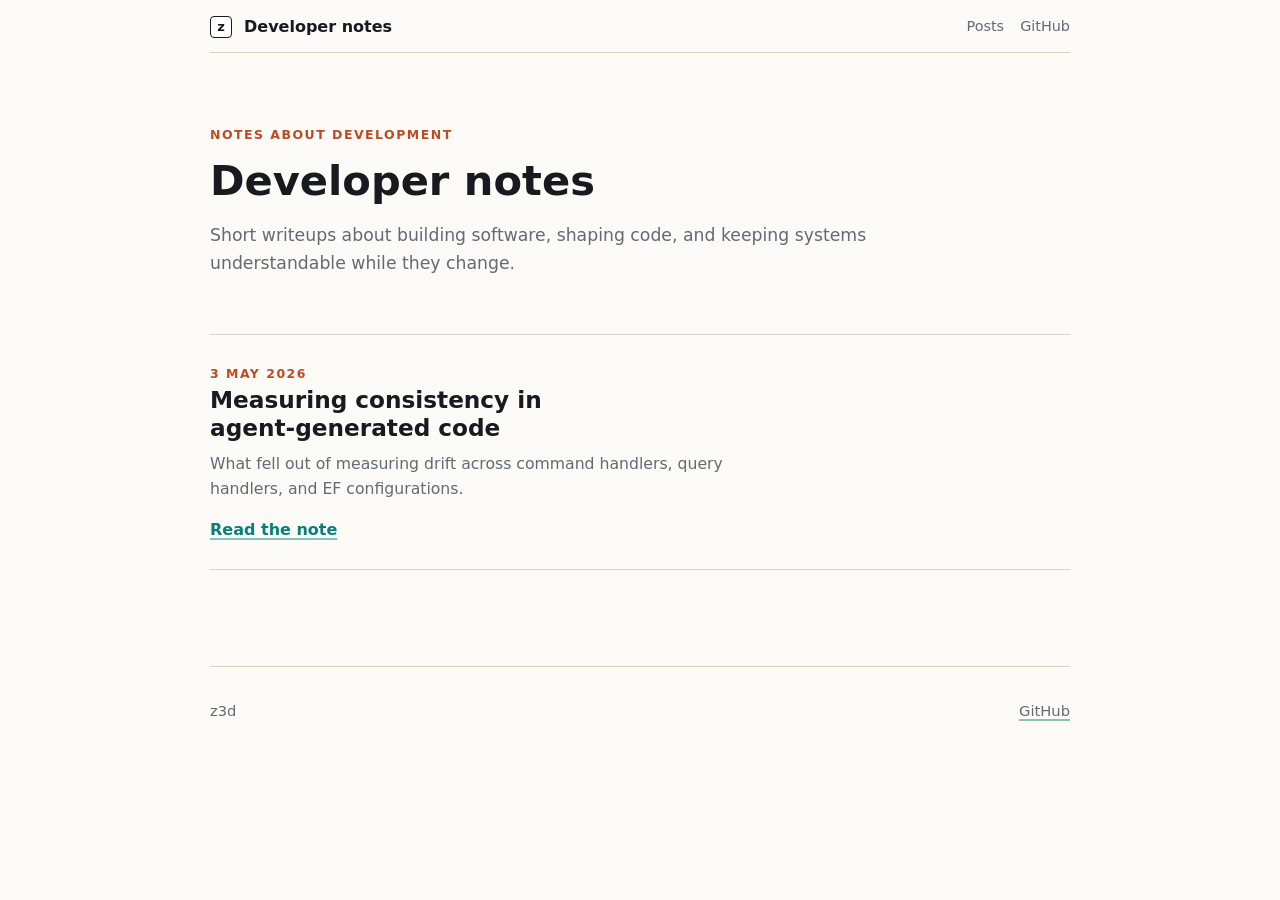
<file: site/index.html>
<!doctype html>
<html lang="en-AU">
<head>
  <meta charset="utf-8">
  <meta name="viewport" content="width=device-width, initial-scale=1">
  <title>Developer notes</title>
  <meta name="description" content="Developer notes by z3d.">
  <meta name="author" content="z3d">
  <link rel="canonical" href="https://z3d.github.io/blog/">
  <link rel="stylesheet" href="styles.css">
  <script data-goatcounter="https://z3d.goatcounter.com/count" async src="https://gc.zgo.at/count.js"></script>
</head>
<body>
  <header class="site-header">
    <a class="brand" href="./" aria-label="Developer notes home">
      <span class="brand-mark" aria-hidden="true">z</span>
      <span>Developer notes</span>
    </a>
    <nav class="site-nav" aria-label="Primary">
      <a href="./" aria-current="page">Posts</a>
      <a href="https://github.com/z3d">GitHub</a>
    </nav>
  </header>

  <main class="home-shell">
    <section class="home-intro">
      <p class="eyebrow">Notes about development</p>
      <h1>Developer notes</h1>
      <p>
        Short writeups about building software, shaping code, and keeping systems understandable while they change.
      </p>
    </section>

    <section class="post-list" aria-labelledby="latest-title">
      <article class="post-list-item">
        <time class="post-meta" datetime="2026-05-03">3 May 2026</time>
        <h2 id="latest-title">
          <a href="consistency-checks/">Measuring consistency in agent-generated code</a>
        </h2>
        <p>
          What fell out of measuring drift across command handlers, query handlers, and EF configurations.
        </p>
        <a class="read-link" href="consistency-checks/">Read the note</a>
      </article>
    </section>
  </main>

  <footer class="site-footer">
    <span>z3d</span>
    <a href="https://github.com/z3d">GitHub</a>
  </footer>
</body>
</html>
</file>
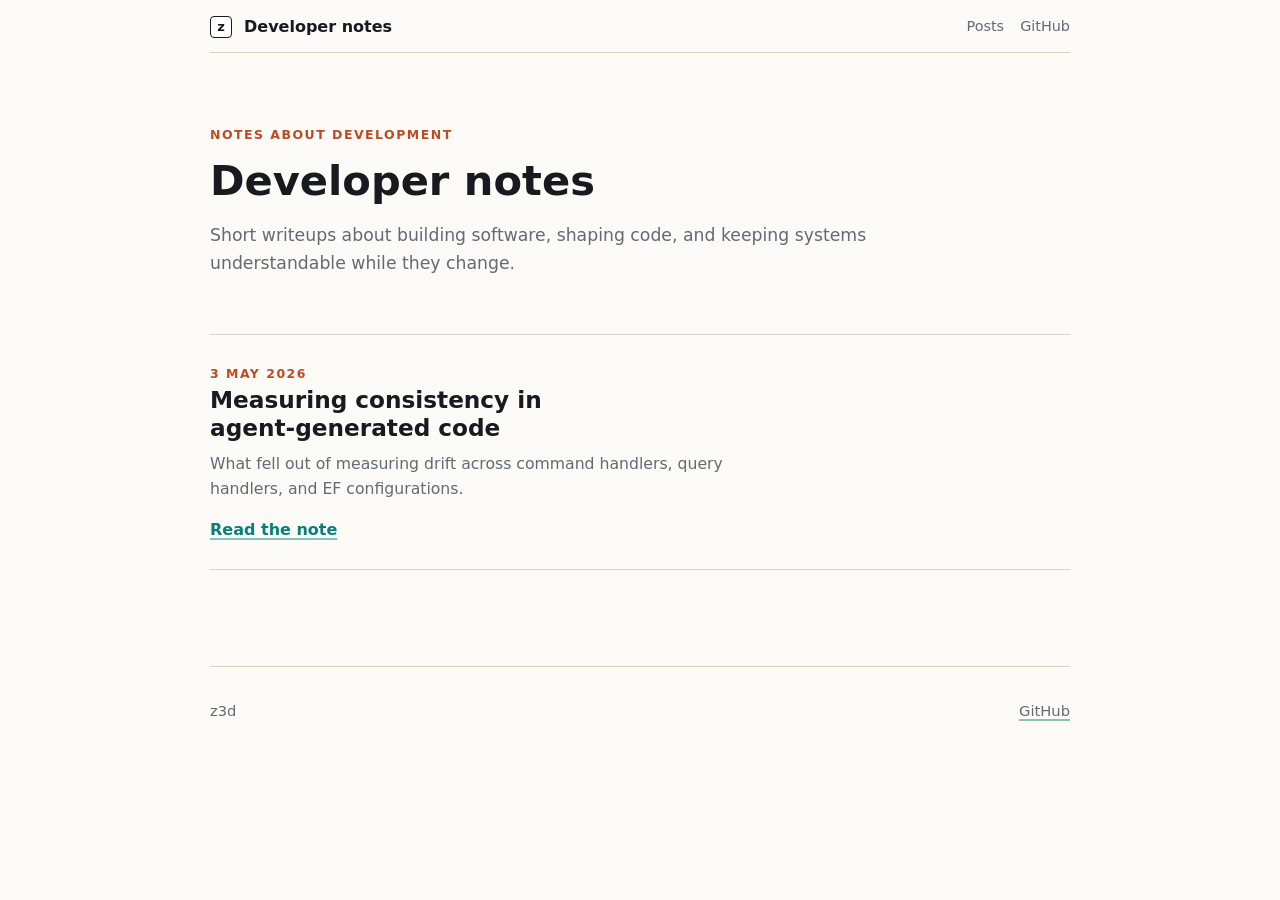
<file: site/blog/index.html>
<!doctype html>
<html lang="en-AU">
<head>
  <meta charset="utf-8">
  <meta name="viewport" content="width=device-width, initial-scale=1">
  <title>Redirecting to Developer notes</title>
  <meta name="robots" content="noindex">
  <meta http-equiv="refresh" content="0; url=../">
  <link rel="canonical" href="https://z3d.github.io/blog/">
  <link rel="stylesheet" href="../styles.css">
  <script>
    window.location.replace("../");
  </script>
</head>
<body>
  <main class="redirect-page">
    <h1>Redirecting</h1>
    <p><a href="../">Continue to Developer notes</a></p>
  </main>
</body>
</html>
</file>
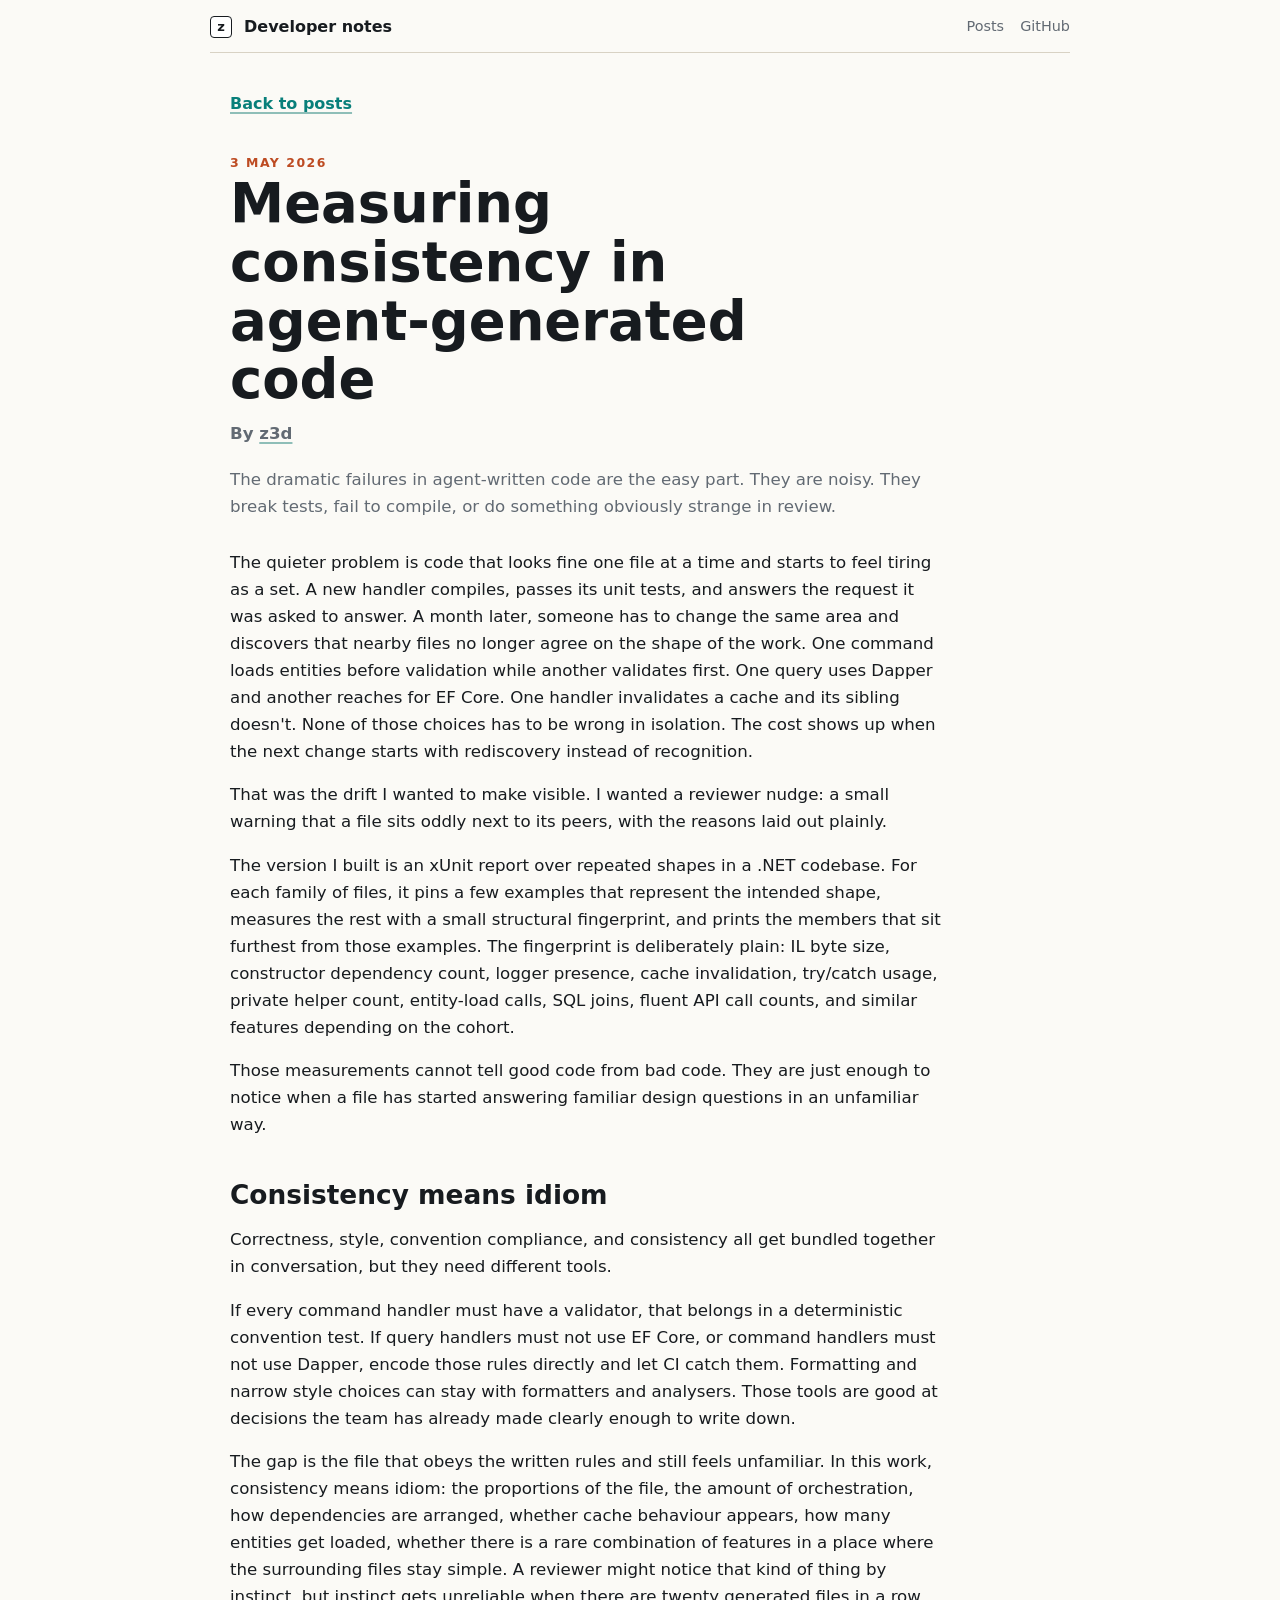
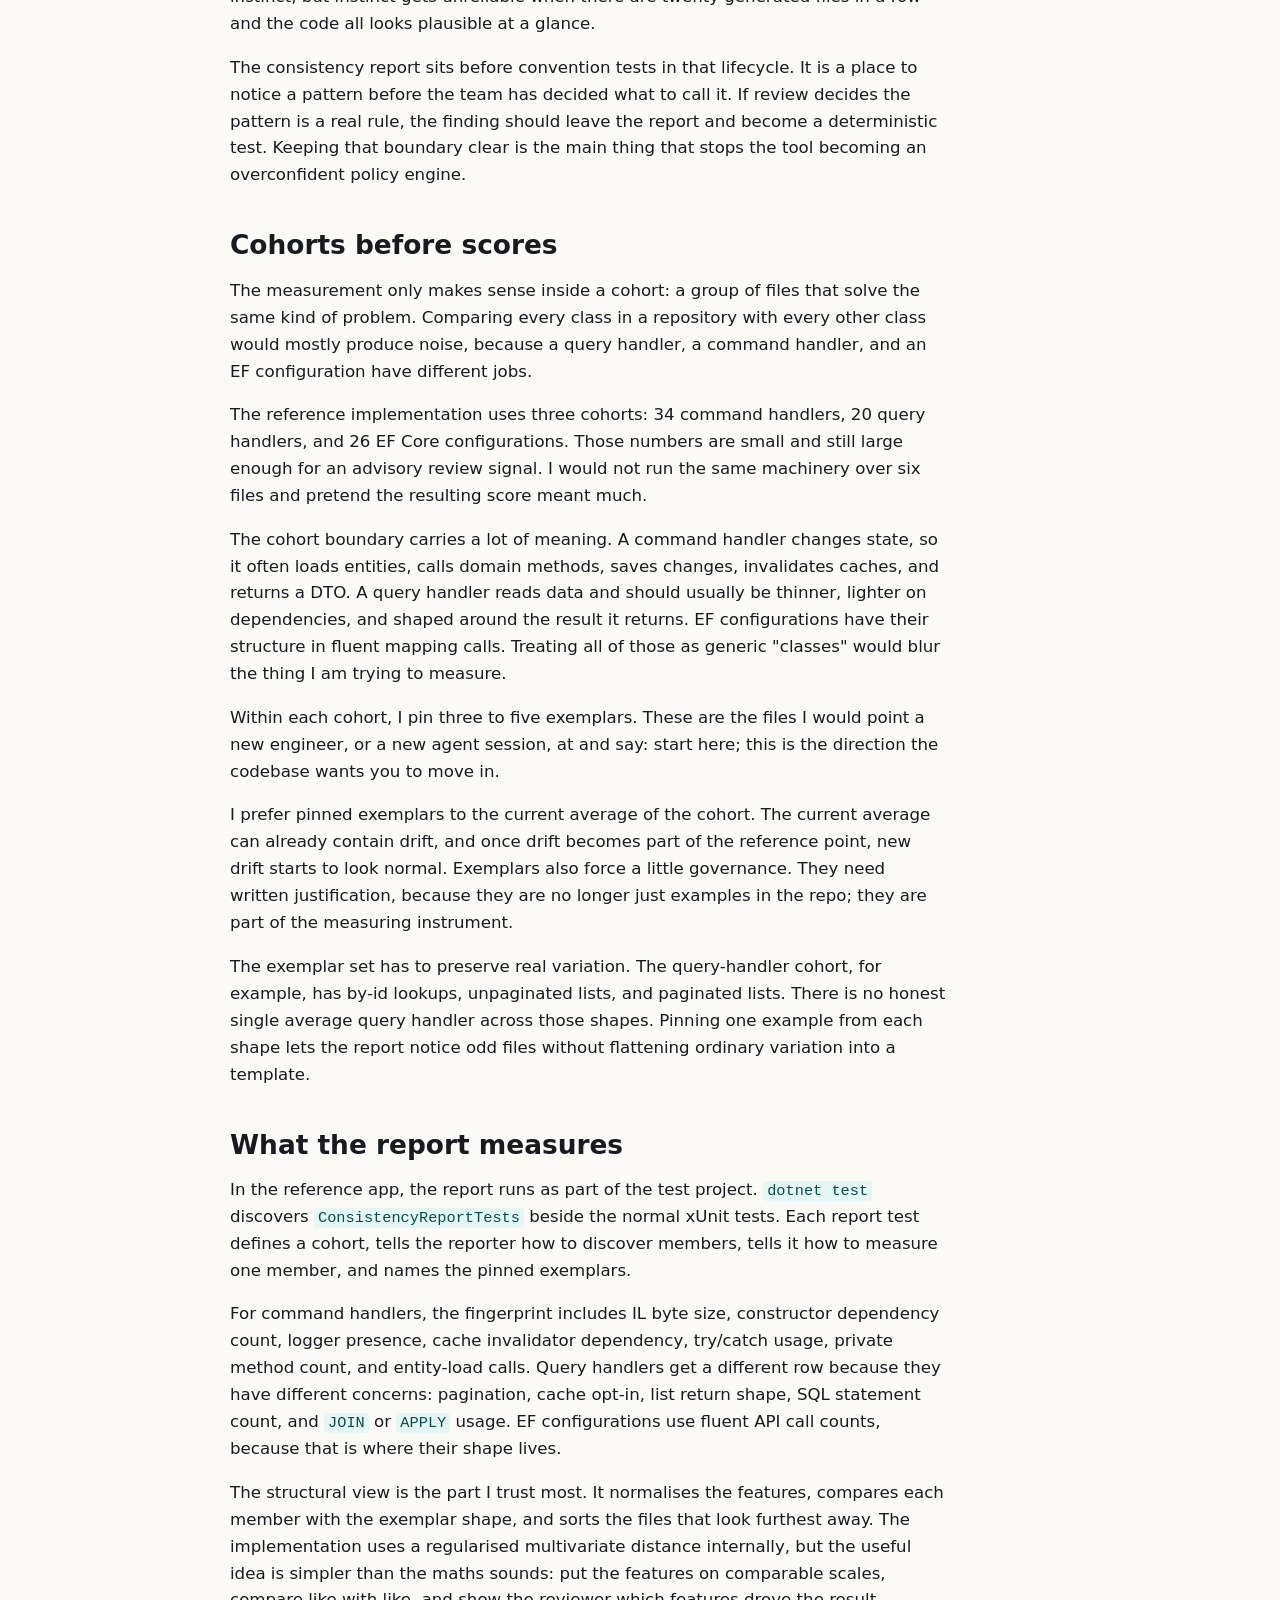
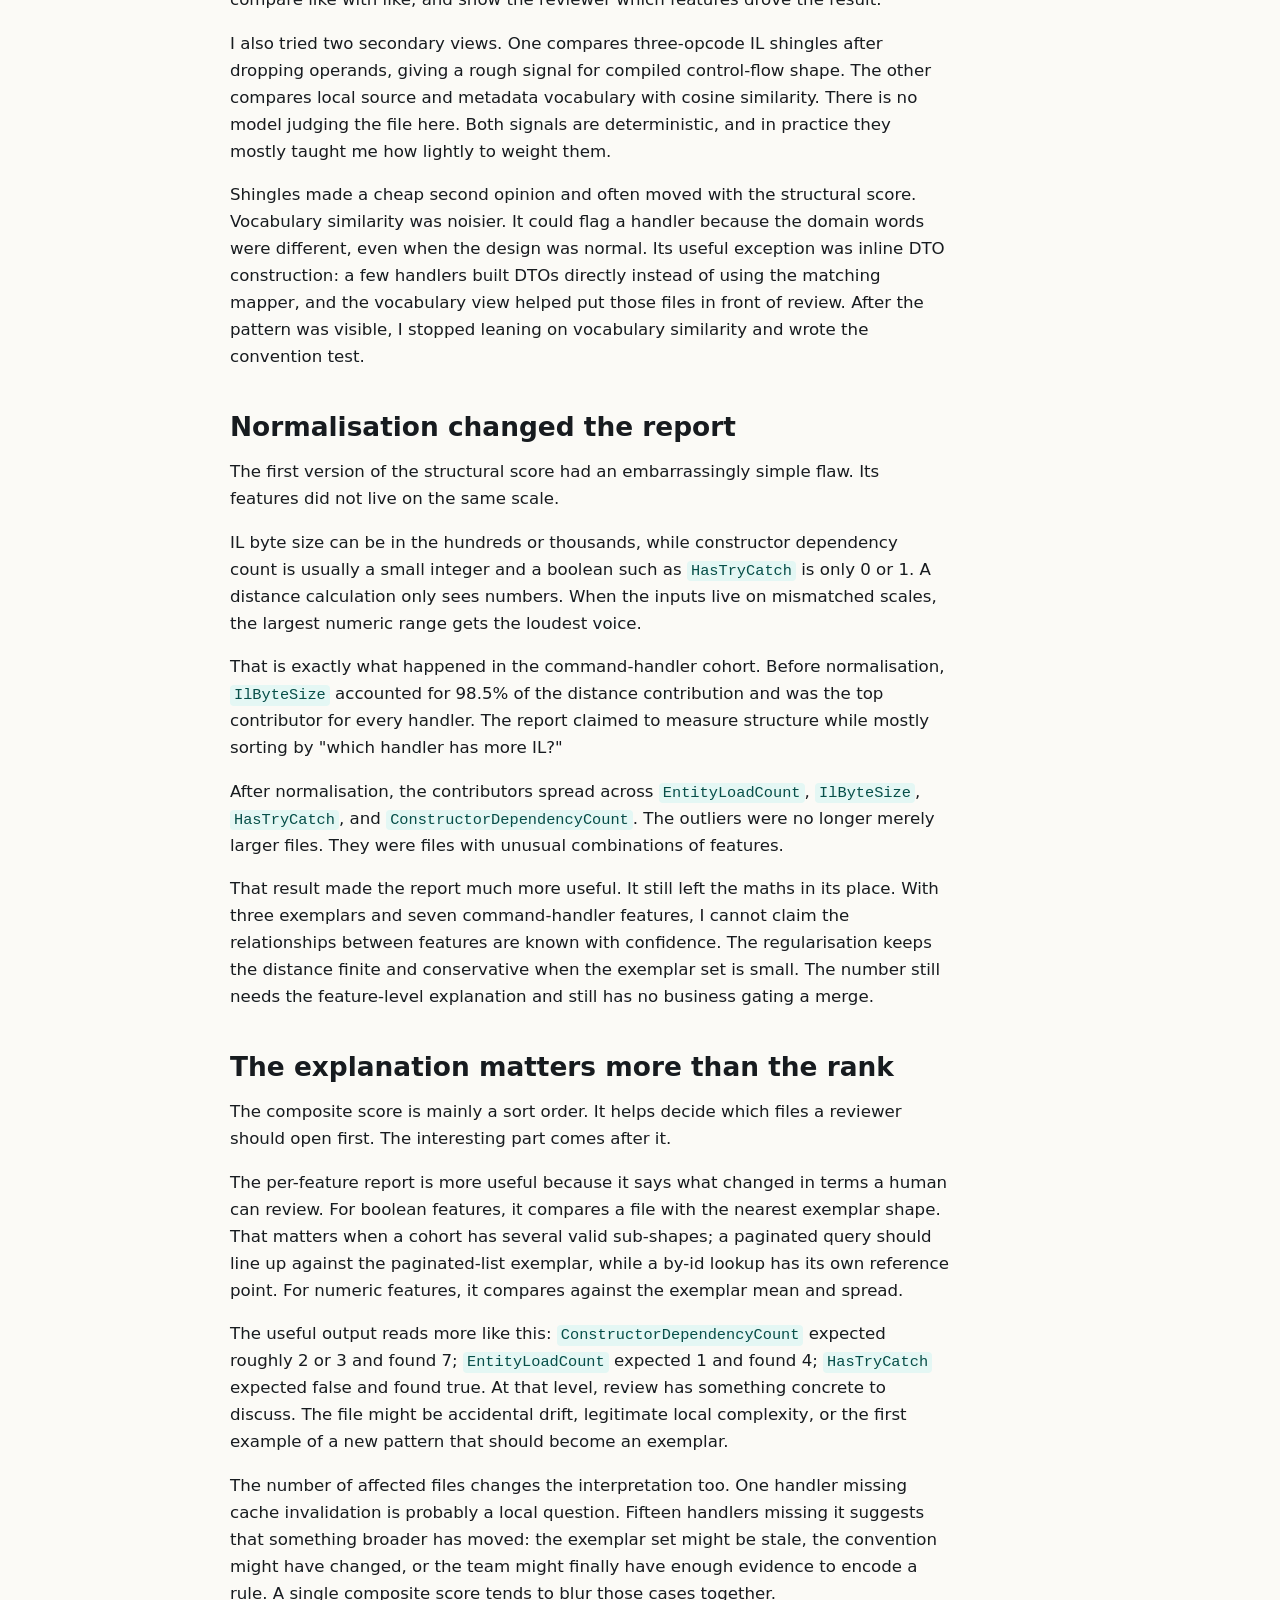
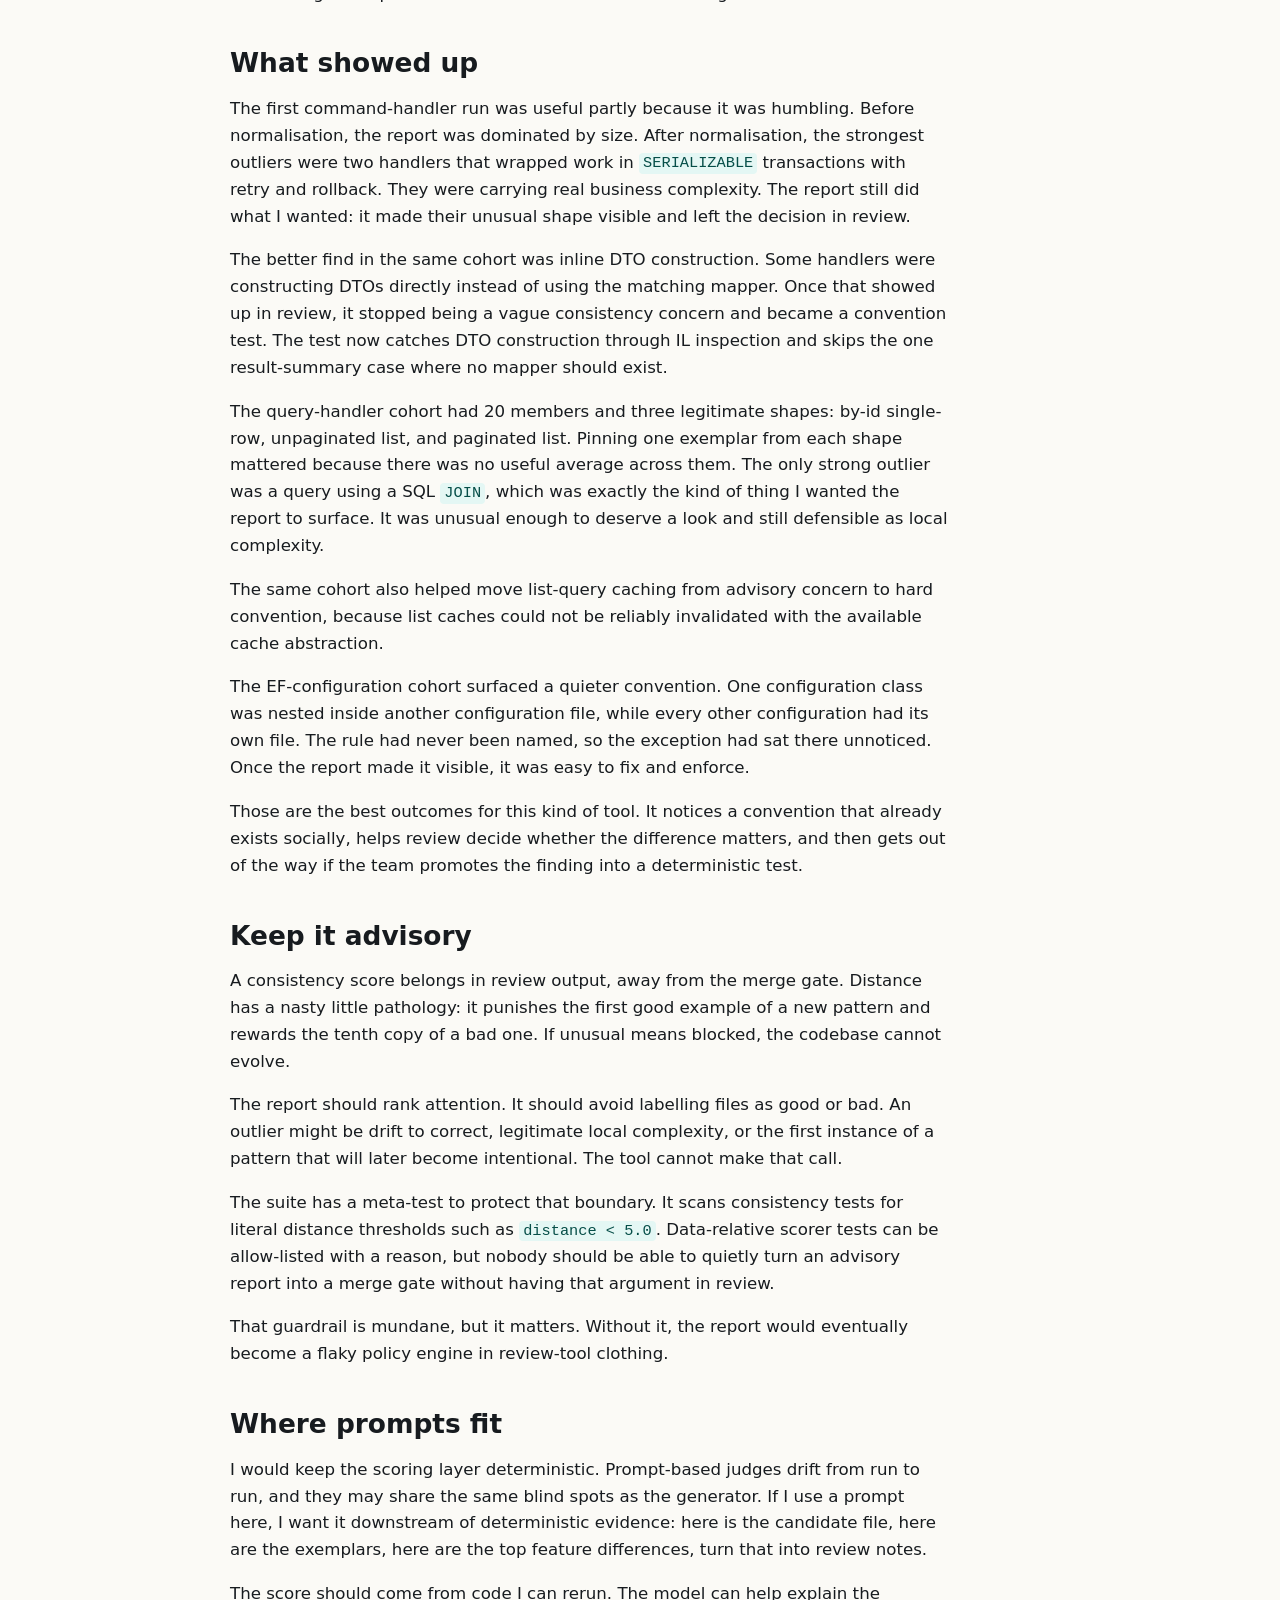
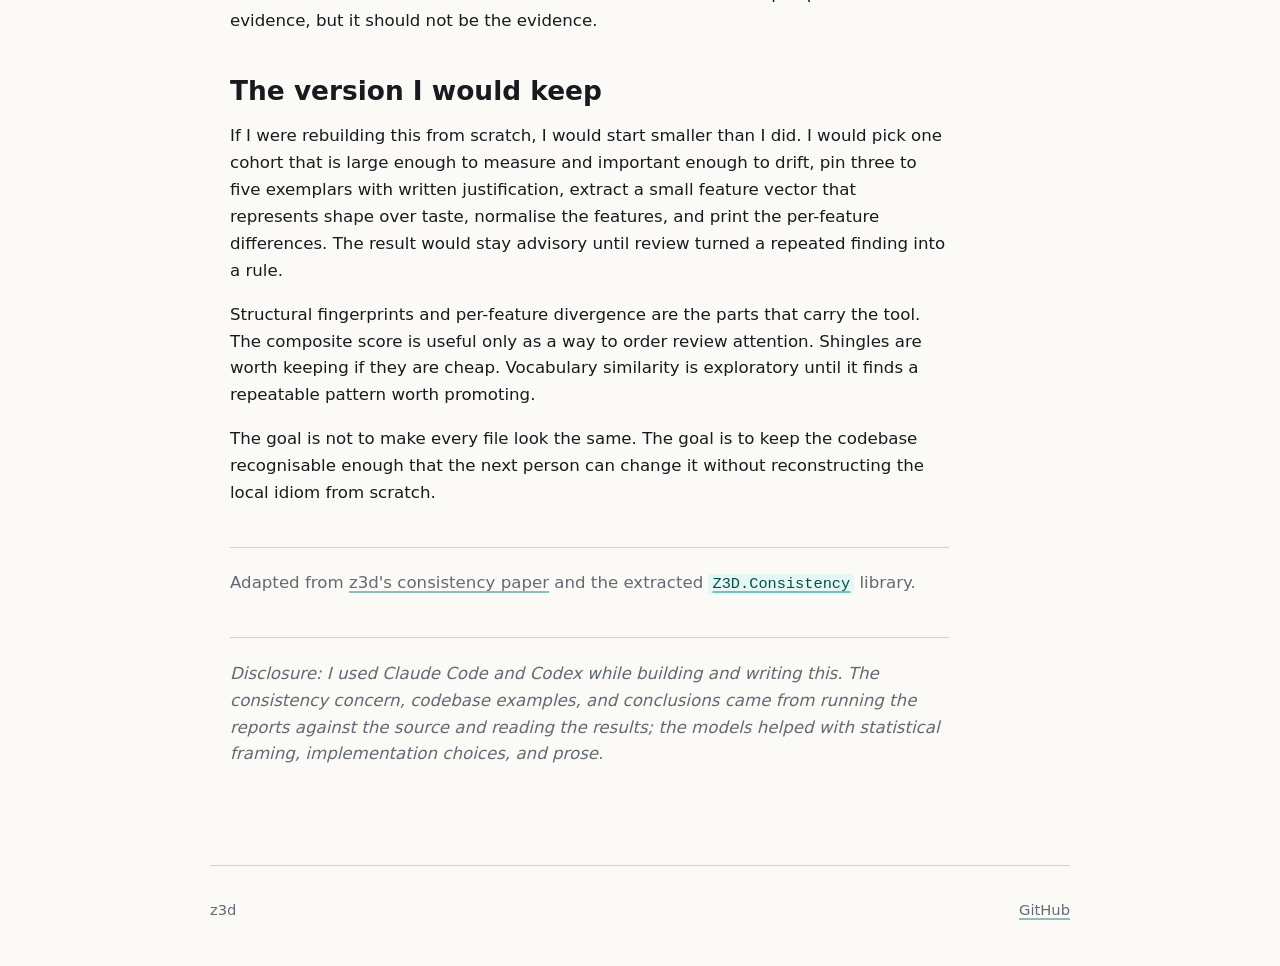
<file: site/consistency-checks/index.html>
<!doctype html>
<html lang="en-AU">
<head>
  <meta charset="utf-8">
  <meta name="viewport" content="width=device-width, initial-scale=1">
  <title>Measuring consistency in agent-generated code - Developer notes</title>
  <meta name="description" content="A practical advisory report for noticing structural drift in agent-generated code before vague consistency problems harden into convention.">
  <meta name="author" content="z3d">
  <link rel="canonical" href="https://z3d.github.io/blog/consistency-checks/">
  <link rel="stylesheet" href="../styles.css">
  <script data-goatcounter="https://z3d.goatcounter.com/count" async src="https://gc.zgo.at/count.js"></script>
</head>
<body>
  <header class="site-header">
    <a class="brand" href="../" aria-label="Developer notes home">
      <span class="brand-mark" aria-hidden="true">z</span>
      <span>Developer notes</span>
    </a>
    <nav class="site-nav" aria-label="Primary">
      <a href="../">Posts</a>
      <a href="https://github.com/z3d" rel="me">GitHub</a>
    </nav>
  </header>

  <main class="article-shell">
    <article class="article">
      <a class="back-link" href="../">Back to posts</a>

      <header class="article-header">
        <time class="post-meta" datetime="2026-05-03">3 May 2026</time>
        <h1>Measuring consistency in agent-generated code</h1>
        <p class="byline">By <a href="https://github.com/z3d" rel="author">z3d</a></p>
        <p class="dek">
          The dramatic failures in agent-written code are the easy part. They are noisy. They break tests, fail to compile, or do something obviously strange in review.
        </p>
      </header>

      <p>
        The quieter problem is code that looks fine one file at a time and starts to feel tiring as a set. A new handler compiles, passes its unit tests, and answers the request it was asked to answer. A month later, someone has to change the same area and discovers that nearby files no longer agree on the shape of the work. One command loads entities before validation while another validates first. One query uses Dapper and another reaches for EF Core. One handler invalidates a cache and its sibling doesn't. None of those choices has to be wrong in isolation. The cost shows up when the next change starts with rediscovery instead of recognition.
      </p>

      <p>
        That was the drift I wanted to make visible. I wanted a reviewer nudge: a small warning that a file sits oddly next to its peers, with the reasons laid out plainly.
      </p>

      <p>
        The version I built is an xUnit report over repeated shapes in a .NET codebase. For each family of files, it pins a few examples that represent the intended shape, measures the rest with a small structural fingerprint, and prints the members that sit furthest from those examples. The fingerprint is deliberately plain: IL byte size, constructor dependency count, logger presence, cache invalidation, try/catch usage, private helper count, entity-load calls, SQL joins, fluent API call counts, and similar features depending on the cohort.
      </p>

      <p>
        Those measurements cannot tell good code from bad code. They are just enough to notice when a file has started answering familiar design questions in an unfamiliar way.
      </p>

      <h2>Consistency means idiom</h2>

      <p>
        Correctness, style, convention compliance, and consistency all get bundled together in conversation, but they need different tools.
      </p>

      <p>
        If every command handler must have a validator, that belongs in a deterministic convention test. If query handlers must not use EF Core, or command handlers must not use Dapper, encode those rules directly and let CI catch them. Formatting and narrow style choices can stay with formatters and analysers. Those tools are good at decisions the team has already made clearly enough to write down.
      </p>

      <p>
        The gap is the file that obeys the written rules and still feels unfamiliar. In this work, consistency means idiom: the proportions of the file, the amount of orchestration, how dependencies are arranged, whether cache behaviour appears, how many entities get loaded, whether there is a rare combination of features in a place where the surrounding files stay simple. A reviewer might notice that kind of thing by instinct, but instinct gets unreliable when there are twenty generated files in a row and the code all looks plausible at a glance.
      </p>

      <p>
        The consistency report sits before convention tests in that lifecycle. It is a place to notice a pattern before the team has decided what to call it. If review decides the pattern is a real rule, the finding should leave the report and become a deterministic test. Keeping that boundary clear is the main thing that stops the tool becoming an overconfident policy engine.
      </p>

      <h2>Cohorts before scores</h2>

      <p>
        The measurement only makes sense inside a cohort: a group of files that solve the same kind of problem. Comparing every class in a repository with every other class would mostly produce noise, because a query handler, a command handler, and an EF configuration have different jobs.
      </p>

      <p>
        The reference implementation uses three cohorts: 34 command handlers, 20 query handlers, and 26 EF Core configurations. Those numbers are small and still large enough for an advisory review signal. I would not run the same machinery over six files and pretend the resulting score meant much.
      </p>

      <p>
        The cohort boundary carries a lot of meaning. A command handler changes state, so it often loads entities, calls domain methods, saves changes, invalidates caches, and returns a DTO. A query handler reads data and should usually be thinner, lighter on dependencies, and shaped around the result it returns. EF configurations have their structure in fluent mapping calls. Treating all of those as generic &quot;classes&quot; would blur the thing I am trying to measure.
      </p>

      <p>
        Within each cohort, I pin three to five exemplars. These are the files I would point a new engineer, or a new agent session, at and say: start here; this is the direction the codebase wants you to move in.
      </p>

      <p>
        I prefer pinned exemplars to the current average of the cohort. The current average can already contain drift, and once drift becomes part of the reference point, new drift starts to look normal. Exemplars also force a little governance. They need written justification, because they are no longer just examples in the repo; they are part of the measuring instrument.
      </p>

      <p>
        The exemplar set has to preserve real variation. The query-handler cohort, for example, has by-id lookups, unpaginated lists, and paginated lists. There is no honest single average query handler across those shapes. Pinning one example from each shape lets the report notice odd files without flattening ordinary variation into a template.
      </p>

      <h2>What the report measures</h2>

      <p>
        In the reference app, the report runs as part of the test project. <code>dotnet test</code> discovers <code>ConsistencyReportTests</code> beside the normal xUnit tests. Each report test defines a cohort, tells the reporter how to discover members, tells it how to measure one member, and names the pinned exemplars.
      </p>

      <p>
        For command handlers, the fingerprint includes IL byte size, constructor dependency count, logger presence, cache invalidator dependency, try/catch usage, private method count, and entity-load calls. Query handlers get a different row because they have different concerns: pagination, cache opt-in, list return shape, SQL statement count, and <code>JOIN</code> or <code>APPLY</code> usage. EF configurations use fluent API call counts, because that is where their shape lives.
      </p>

      <p>
        The structural view is the part I trust most. It normalises the features, compares each member with the exemplar shape, and sorts the files that look furthest away. The implementation uses a regularised multivariate distance internally, but the useful idea is simpler than the maths sounds: put the features on comparable scales, compare like with like, and show the reviewer which features drove the result.
      </p>

      <p>
        I also tried two secondary views. One compares three-opcode IL shingles after dropping operands, giving a rough signal for compiled control-flow shape. The other compares local source and metadata vocabulary with cosine similarity. There is no model judging the file here. Both signals are deterministic, and in practice they mostly taught me how lightly to weight them.
      </p>

      <p>
        Shingles made a cheap second opinion and often moved with the structural score. Vocabulary similarity was noisier. It could flag a handler because the domain words were different, even when the design was normal. Its useful exception was inline DTO construction: a few handlers built DTOs directly instead of using the matching mapper, and the vocabulary view helped put those files in front of review. After the pattern was visible, I stopped leaning on vocabulary similarity and wrote the convention test.
      </p>

      <h2>Normalisation changed the report</h2>

      <p>
        The first version of the structural score had an embarrassingly simple flaw. Its features did not live on the same scale.
      </p>

      <p>
        IL byte size can be in the hundreds or thousands, while constructor dependency count is usually a small integer and a boolean such as <code>HasTryCatch</code> is only 0 or 1. A distance calculation only sees numbers. When the inputs live on mismatched scales, the largest numeric range gets the loudest voice.
      </p>

      <p>
        That is exactly what happened in the command-handler cohort. Before normalisation, <code>IlByteSize</code> accounted for 98.5% of the distance contribution and was the top contributor for every handler. The report claimed to measure structure while mostly sorting by &quot;which handler has more IL?&quot;
      </p>

      <p>
        After normalisation, the contributors spread across <code>EntityLoadCount</code>, <code>IlByteSize</code>, <code>HasTryCatch</code>, and <code>ConstructorDependencyCount</code>. The outliers were no longer merely larger files. They were files with unusual combinations of features.
      </p>

      <p>
        That result made the report much more useful. It still left the maths in its place. With three exemplars and seven command-handler features, I cannot claim the relationships between features are known with confidence. The regularisation keeps the distance finite and conservative when the exemplar set is small. The number still needs the feature-level explanation and still has no business gating a merge.
      </p>

      <h2>The explanation matters more than the rank</h2>

      <p>
        The composite score is mainly a sort order. It helps decide which files a reviewer should open first. The interesting part comes after it.
      </p>

      <p>
        The per-feature report is more useful because it says what changed in terms a human can review. For boolean features, it compares a file with the nearest exemplar shape. That matters when a cohort has several valid sub-shapes; a paginated query should line up against the paginated-list exemplar, while a by-id lookup has its own reference point. For numeric features, it compares against the exemplar mean and spread.
      </p>

      <p>
        The useful output reads more like this: <code>ConstructorDependencyCount</code> expected roughly 2 or 3 and found 7; <code>EntityLoadCount</code> expected 1 and found 4; <code>HasTryCatch</code> expected false and found true. At that level, review has something concrete to discuss. The file might be accidental drift, legitimate local complexity, or the first example of a new pattern that should become an exemplar.
      </p>

      <p>
        The number of affected files changes the interpretation too. One handler missing cache invalidation is probably a local question. Fifteen handlers missing it suggests that something broader has moved: the exemplar set might be stale, the convention might have changed, or the team might finally have enough evidence to encode a rule. A single composite score tends to blur those cases together.
      </p>

      <h2>What showed up</h2>

      <p>
        The first command-handler run was useful partly because it was humbling. Before normalisation, the report was dominated by size. After normalisation, the strongest outliers were two handlers that wrapped work in <code>SERIALIZABLE</code> transactions with retry and rollback. They were carrying real business complexity. The report still did what I wanted: it made their unusual shape visible and left the decision in review.
      </p>

      <p>
        The better find in the same cohort was inline DTO construction. Some handlers were constructing DTOs directly instead of using the matching mapper. Once that showed up in review, it stopped being a vague consistency concern and became a convention test. The test now catches DTO construction through IL inspection and skips the one result-summary case where no mapper should exist.
      </p>

      <p>
        The query-handler cohort had 20 members and three legitimate shapes: by-id single-row, unpaginated list, and paginated list. Pinning one exemplar from each shape mattered because there was no useful average across them. The only strong outlier was a query using a SQL <code>JOIN</code>, which was exactly the kind of thing I wanted the report to surface. It was unusual enough to deserve a look and still defensible as local complexity.
      </p>

      <p>
        The same cohort also helped move list-query caching from advisory concern to hard convention, because list caches could not be reliably invalidated with the available cache abstraction.
      </p>

      <p>
        The EF-configuration cohort surfaced a quieter convention. One configuration class was nested inside another configuration file, while every other configuration had its own file. The rule had never been named, so the exception had sat there unnoticed. Once the report made it visible, it was easy to fix and enforce.
      </p>

      <p>
        Those are the best outcomes for this kind of tool. It notices a convention that already exists socially, helps review decide whether the difference matters, and then gets out of the way if the team promotes the finding into a deterministic test.
      </p>

      <h2>Keep it advisory</h2>

      <p>
        A consistency score belongs in review output, away from the merge gate. Distance has a nasty little pathology: it punishes the first good example of a new pattern and rewards the tenth copy of a bad one. If unusual means blocked, the codebase cannot evolve.
      </p>

      <p>
        The report should rank attention. It should avoid labelling files as good or bad. An outlier might be drift to correct, legitimate local complexity, or the first instance of a pattern that will later become intentional. The tool cannot make that call.
      </p>

      <p>
        The suite has a meta-test to protect that boundary. It scans consistency tests for literal distance thresholds such as <code>distance &lt; 5.0</code>. Data-relative scorer tests can be allow-listed with a reason, but nobody should be able to quietly turn an advisory report into a merge gate without having that argument in review.
      </p>

      <p>
        That guardrail is mundane, but it matters. Without it, the report would eventually become a flaky policy engine in review-tool clothing.
      </p>

      <h2>Where prompts fit</h2>

      <p>
        I would keep the scoring layer deterministic. Prompt-based judges drift from run to run, and they may share the same blind spots as the generator. If I use a prompt here, I want it downstream of deterministic evidence: here is the candidate file, here are the exemplars, here are the top feature differences, turn that into review notes.
      </p>

      <p>
        The score should come from code I can rerun. The model can help explain the evidence, but it should not be the evidence.
      </p>

      <h2>The version I would keep</h2>

      <p>
        If I were rebuilding this from scratch, I would start smaller than I did. I would pick one cohort that is large enough to measure and important enough to drift, pin three to five exemplars with written justification, extract a small feature vector that represents shape over taste, normalise the features, and print the per-feature differences. The result would stay advisory until review turned a repeated finding into a rule.
      </p>

      <p>
        Structural fingerprints and per-feature divergence are the parts that carry the tool. The composite score is useful only as a way to order review attention. Shingles are worth keeping if they are cheap. Vocabulary similarity is exploratory until it finds a repeatable pattern worth promoting.
      </p>

      <p>
        The goal is not to make every file look the same. The goal is to keep the codebase recognisable enough that the next person can change it without reconstructing the local idiom from scratch.
      </p>

      <p class="source-note">
        Adapted from <a href="https://github.com/z3d/z3d-consistency/blob/main/docs/papers/consistency-in-agent-generated-code.md">z3d&#x27;s consistency paper</a> and the extracted <a href="https://github.com/z3d/z3d-consistency"><code>Z3D.Consistency</code></a> library.
      </p>

      <p class="source-note">
        <em>Disclosure: I used Claude Code and Codex while building and writing this. The consistency concern, codebase examples, and conclusions came from running the reports against the source and reading the results; the models helped with statistical framing, implementation choices, and prose.</em>
      </p>
    </article>
  </main>

  <footer class="site-footer">
    <span>z3d</span>
    <a href="https://github.com/z3d" rel="me">GitHub</a>
  </footer>
</body>
</html>
</file>
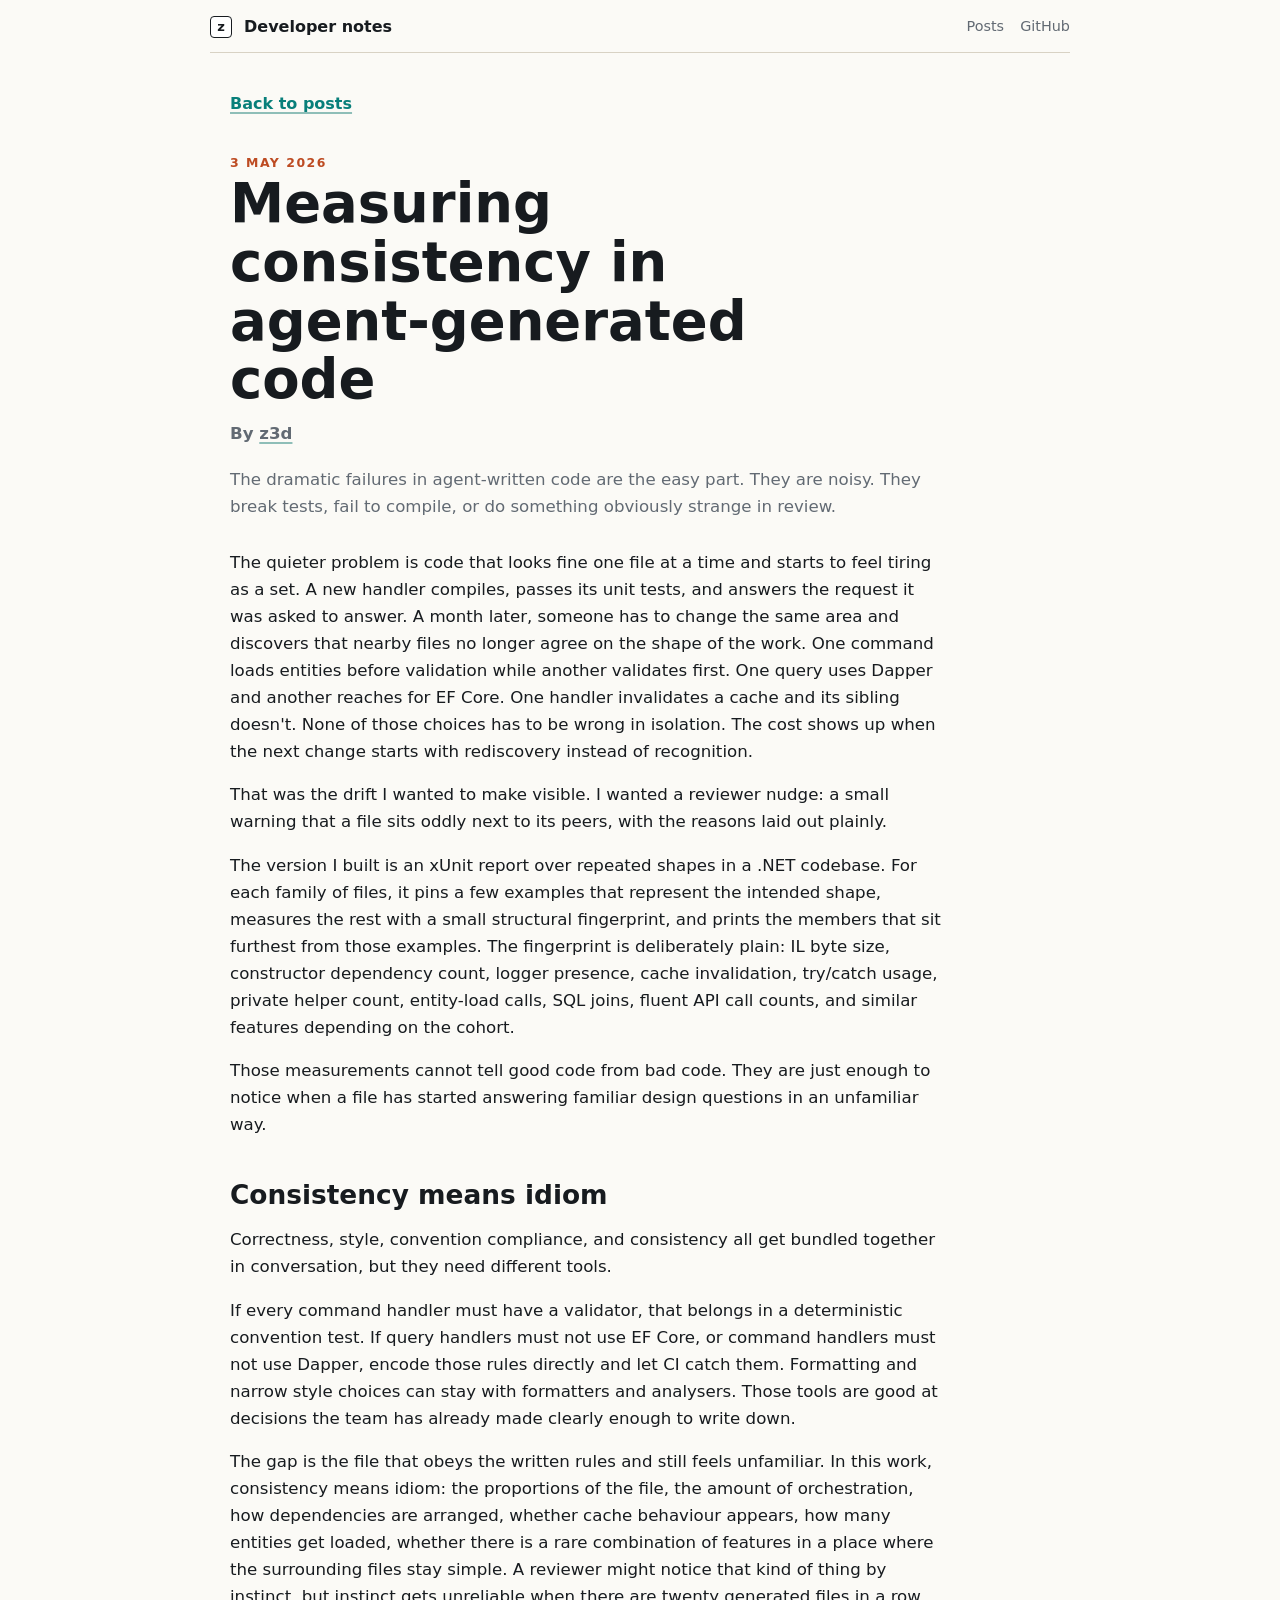
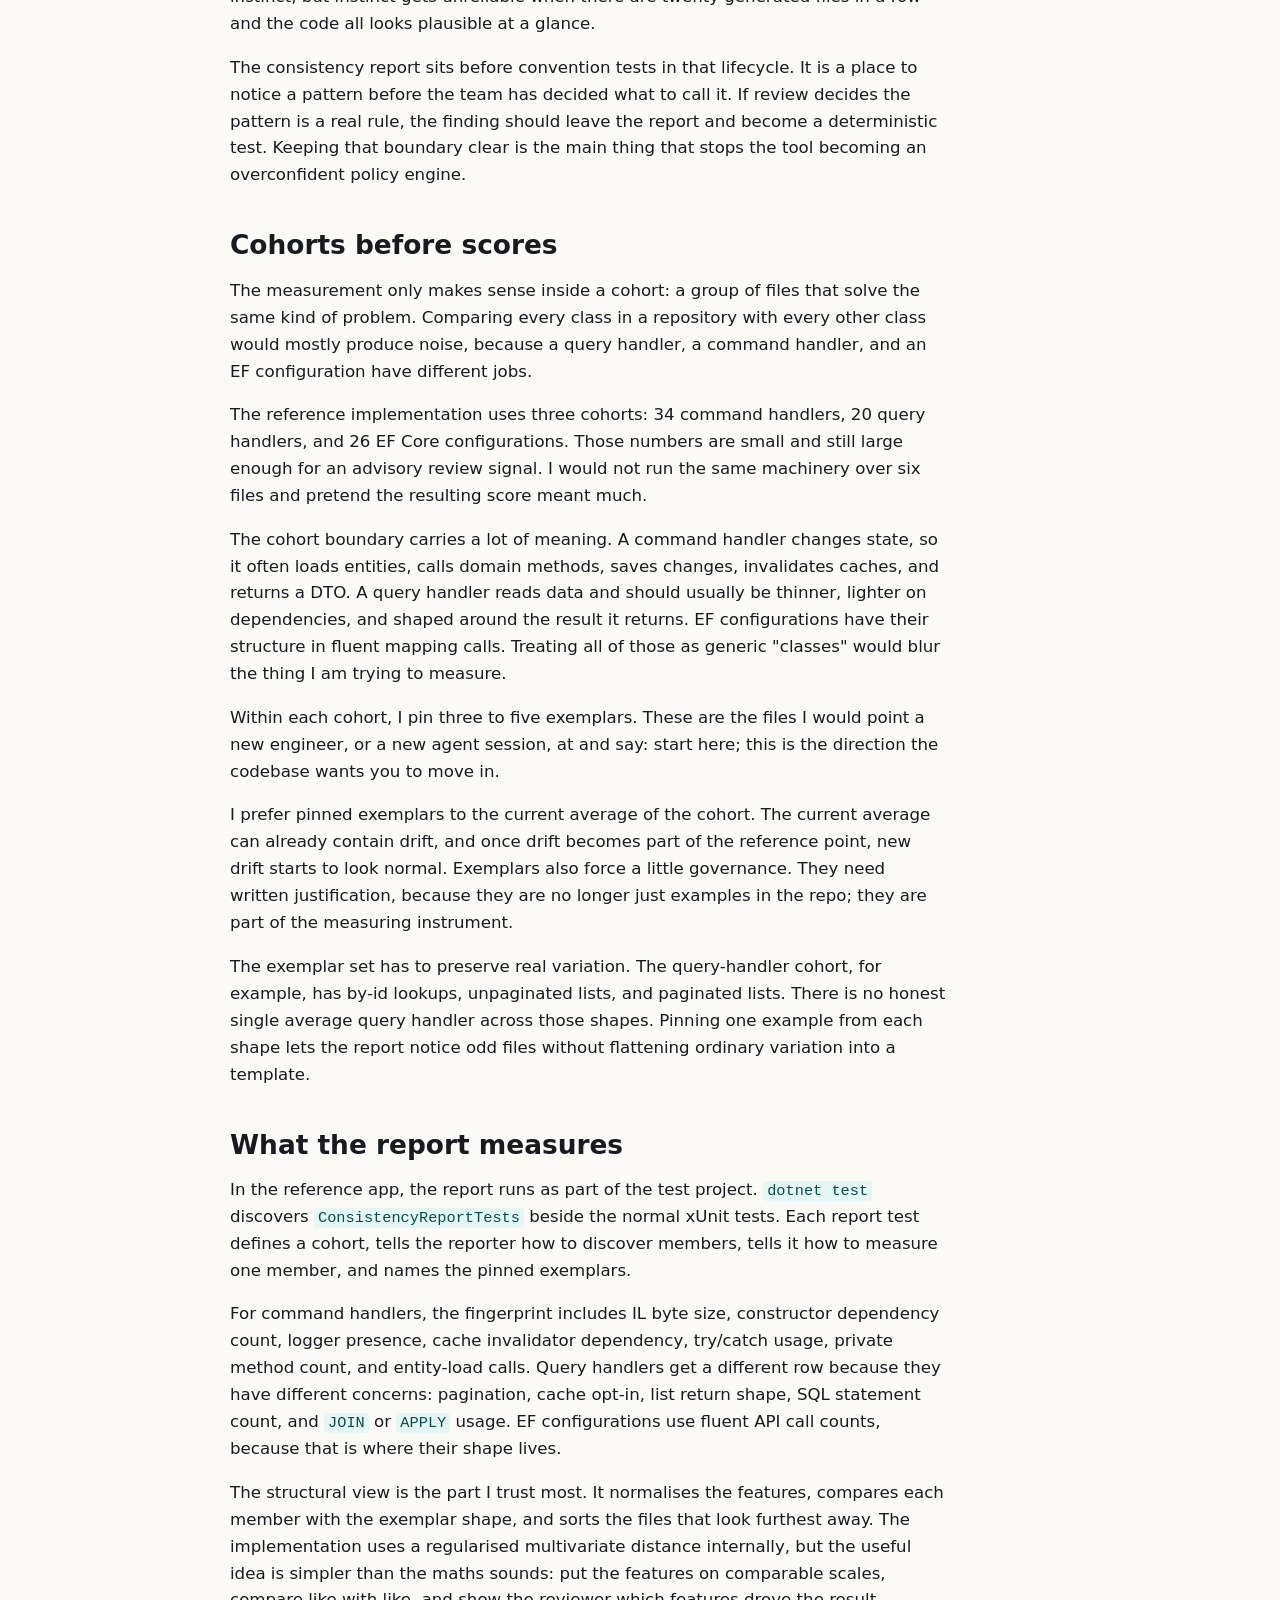
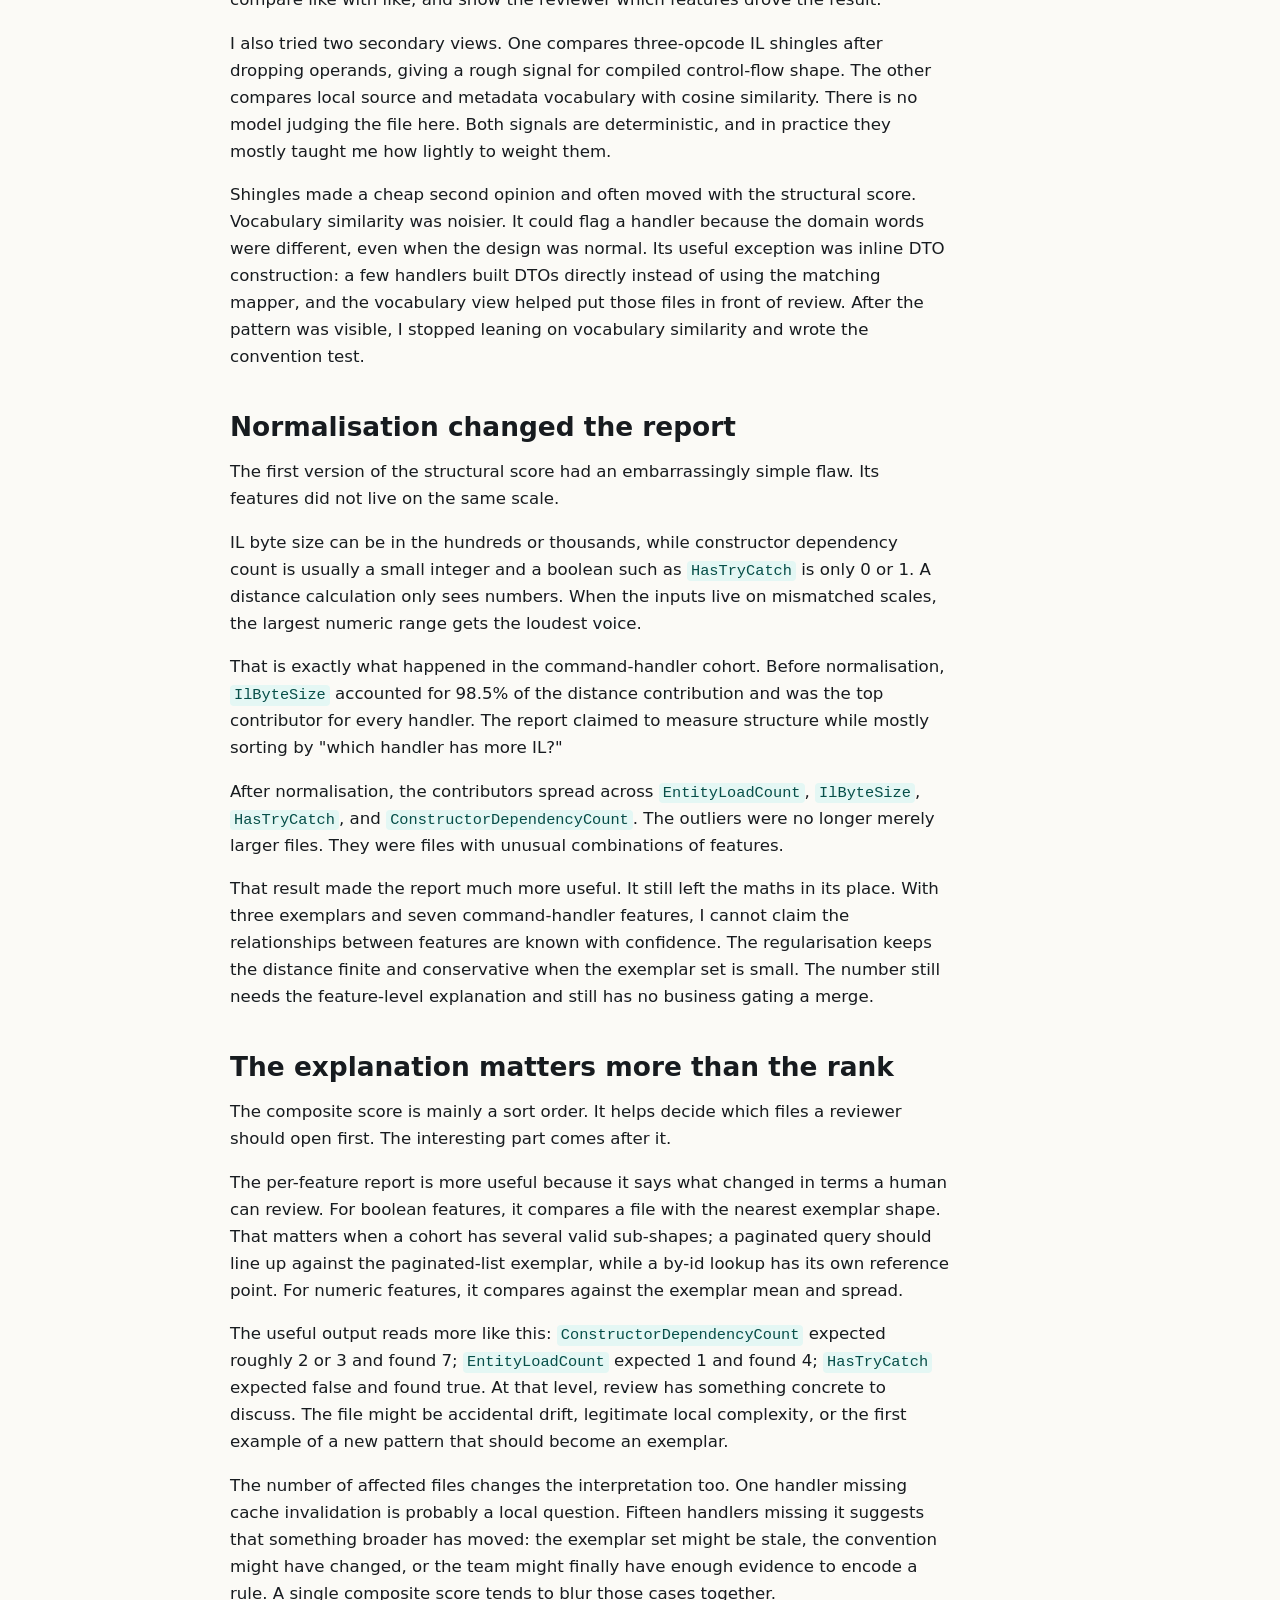
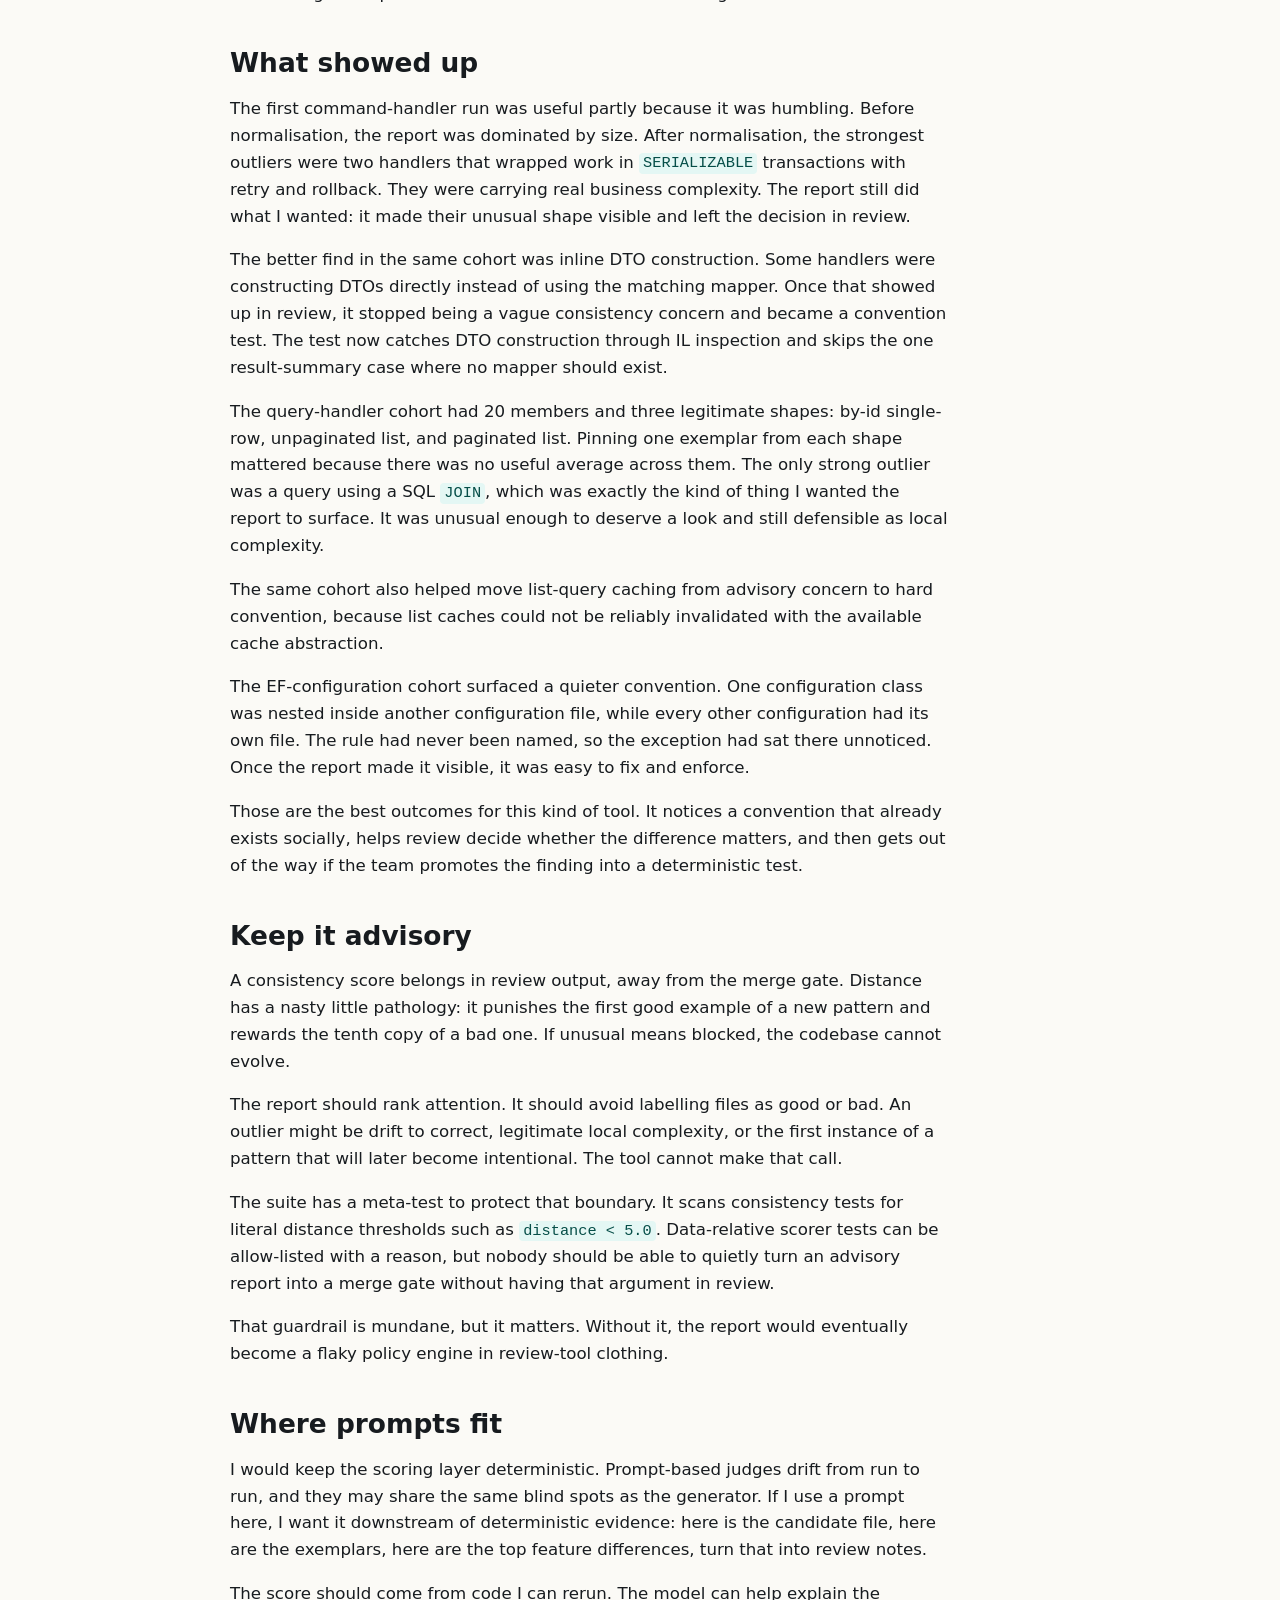
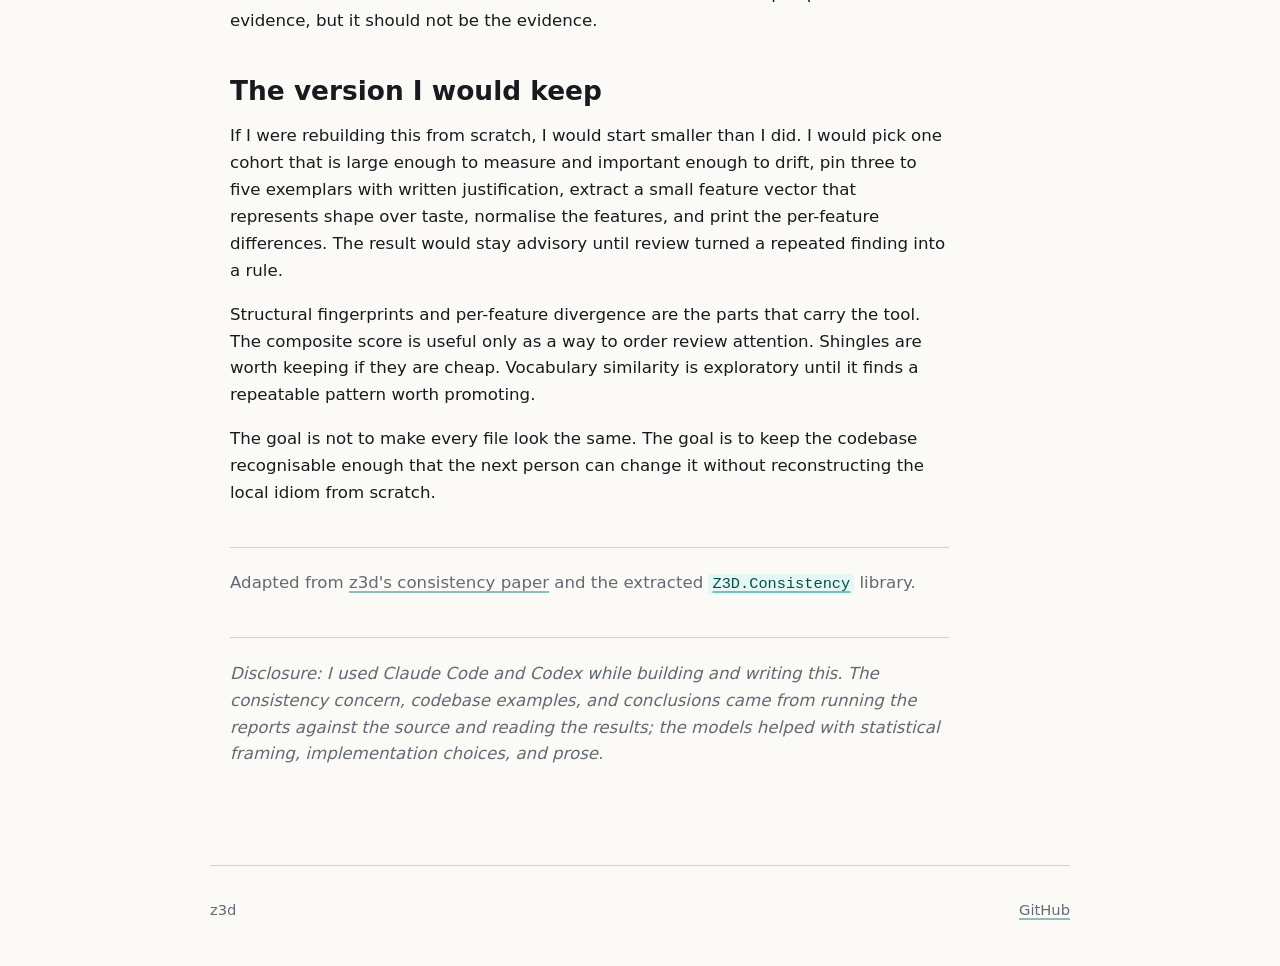
<file: site/consistency-tests-architecture-drift-ai-maintained-codebases/index.html>
<!doctype html>
<html lang="en-AU">
<head>
  <meta charset="utf-8">
  <meta name="viewport" content="width=device-width, initial-scale=1">
  <title>Redirecting to Measuring consistency in agent-generated code</title>
  <meta name="robots" content="noindex">
  <meta http-equiv="refresh" content="0; url=../consistency-checks/">
  <link rel="canonical" href="https://z3d.github.io/blog/consistency-checks/">
  <link rel="stylesheet" href="../styles.css">
  <script>
    window.location.replace("../consistency-checks/");
  </script>
</head>
<body>
  <main class="redirect-page">
    <h1>Redirecting</h1>
    <p><a href="../consistency-checks/">Continue to Measuring consistency in agent-generated code</a></p>
  </main>
</body>
</html>
</file>
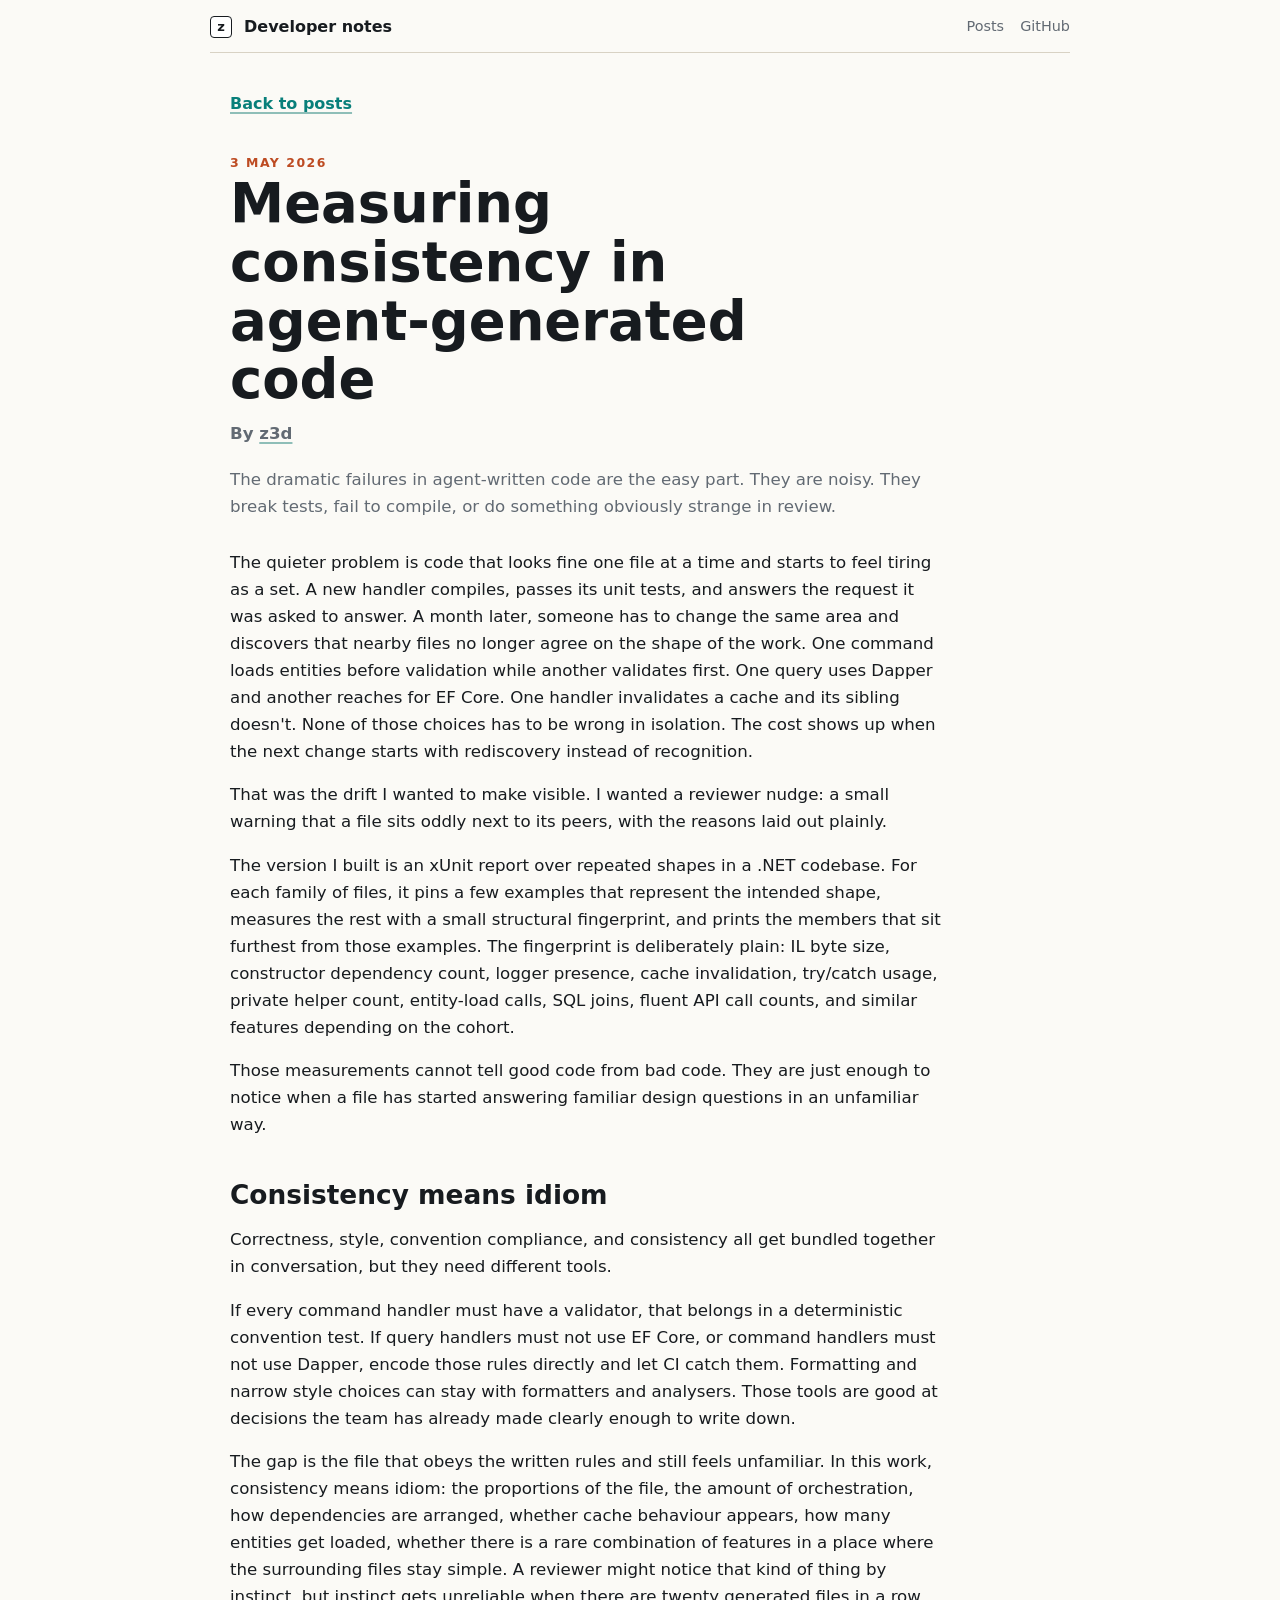
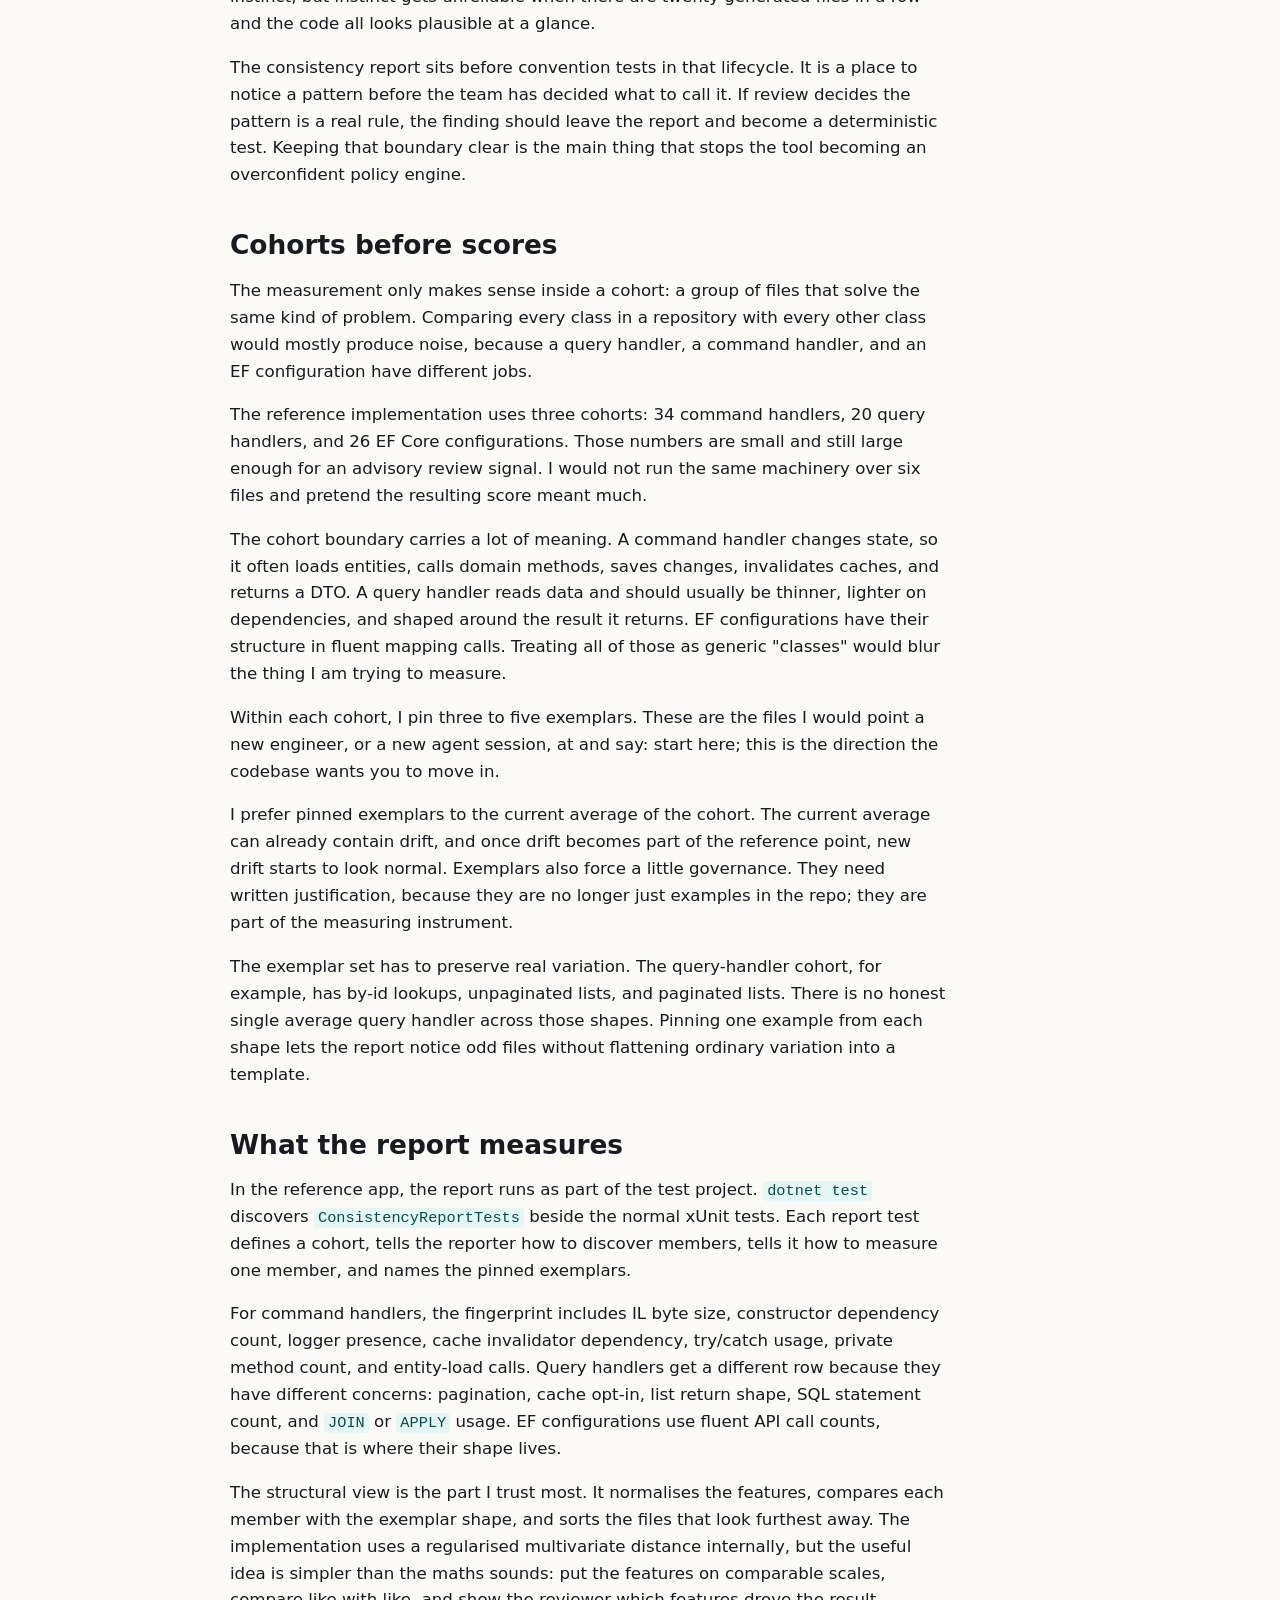
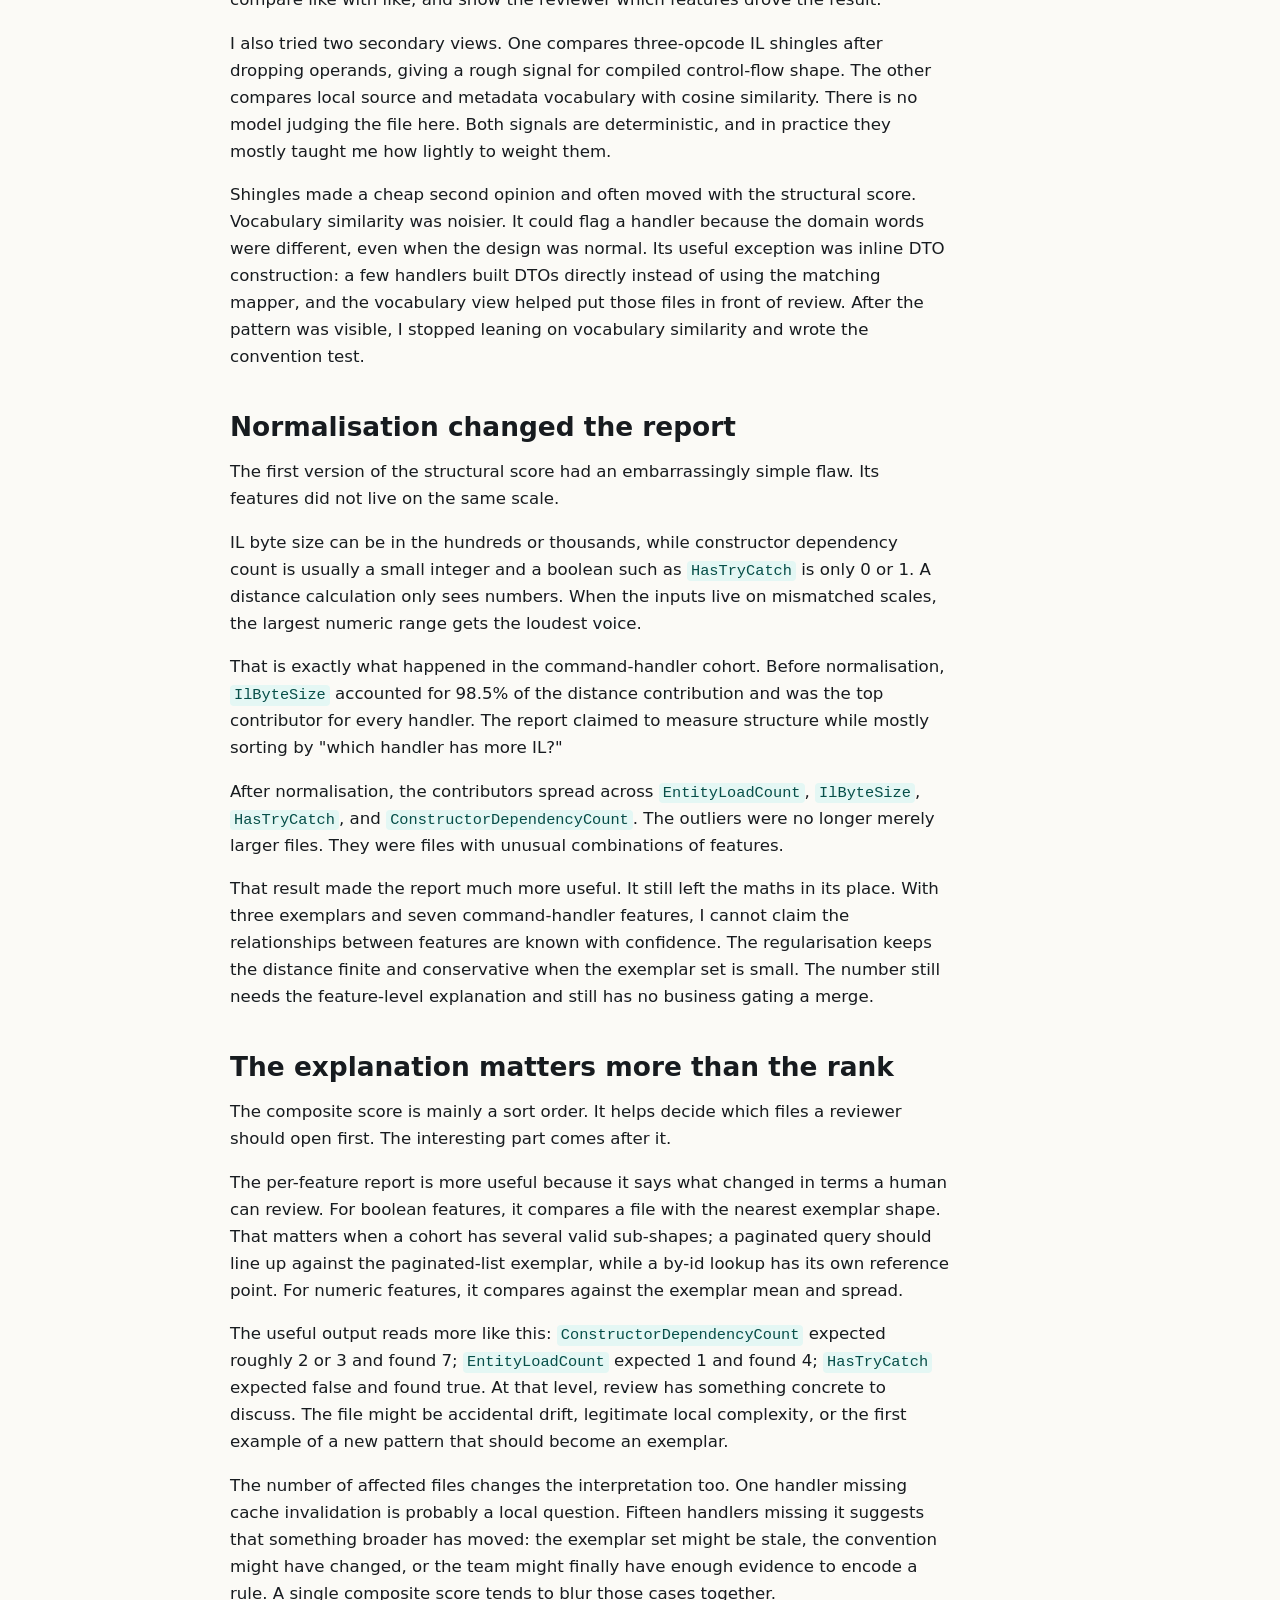
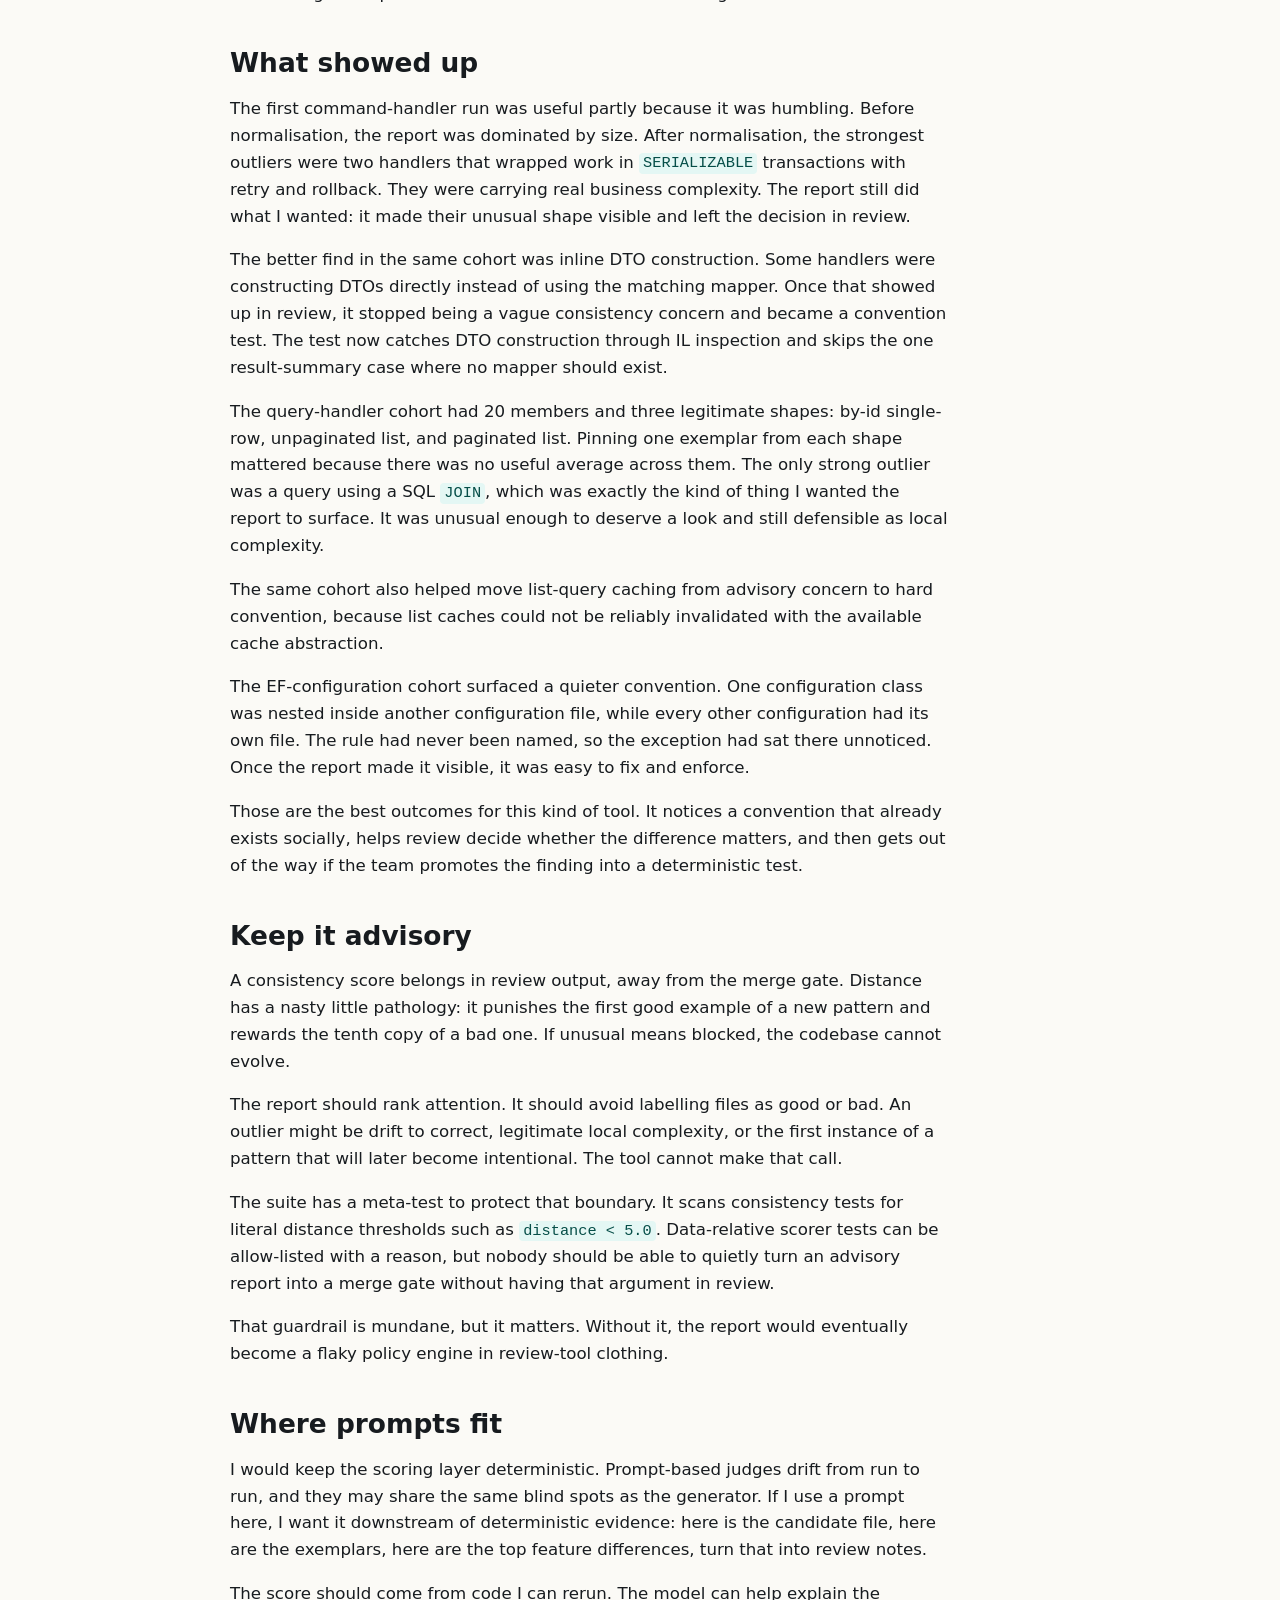
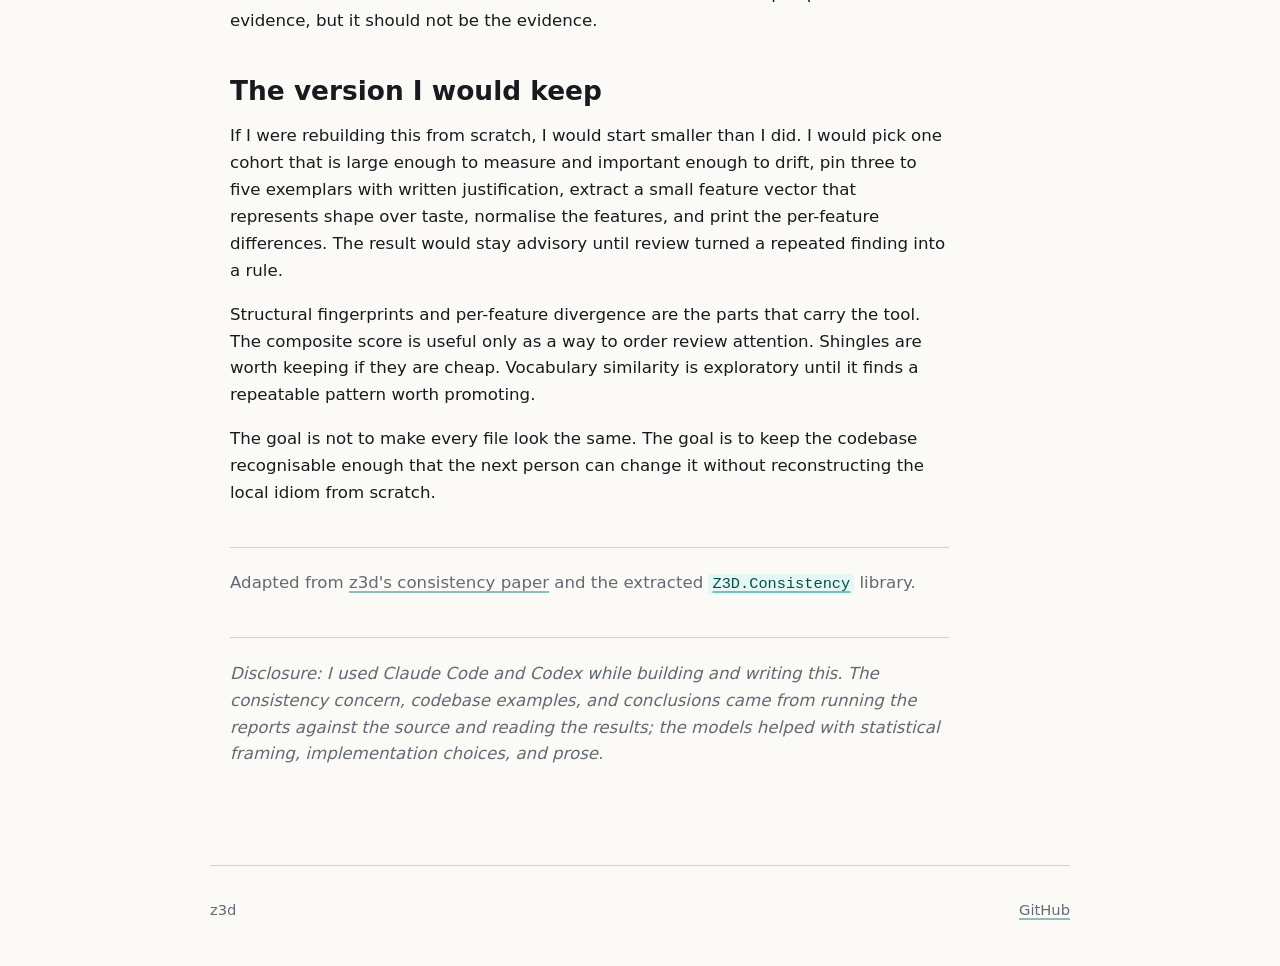
<file: site/blog/consistency-checks/index.html>
<!doctype html>
<html lang="en-AU">
<head>
  <meta charset="utf-8">
  <meta name="viewport" content="width=device-width, initial-scale=1">
  <title>Redirecting to Measuring consistency in agent-generated code</title>
  <meta name="robots" content="noindex">
  <meta http-equiv="refresh" content="0; url=../../consistency-checks/">
  <link rel="canonical" href="https://z3d.github.io/blog/consistency-checks/">
  <link rel="stylesheet" href="../../styles.css">
  <script>
    window.location.replace("../../consistency-checks/");
  </script>
</head>
<body>
  <main class="redirect-page">
    <h1>Redirecting</h1>
    <p><a href="../../consistency-checks/">Continue to Measuring consistency in agent-generated code</a></p>
  </main>
</body>
</html>
</file>
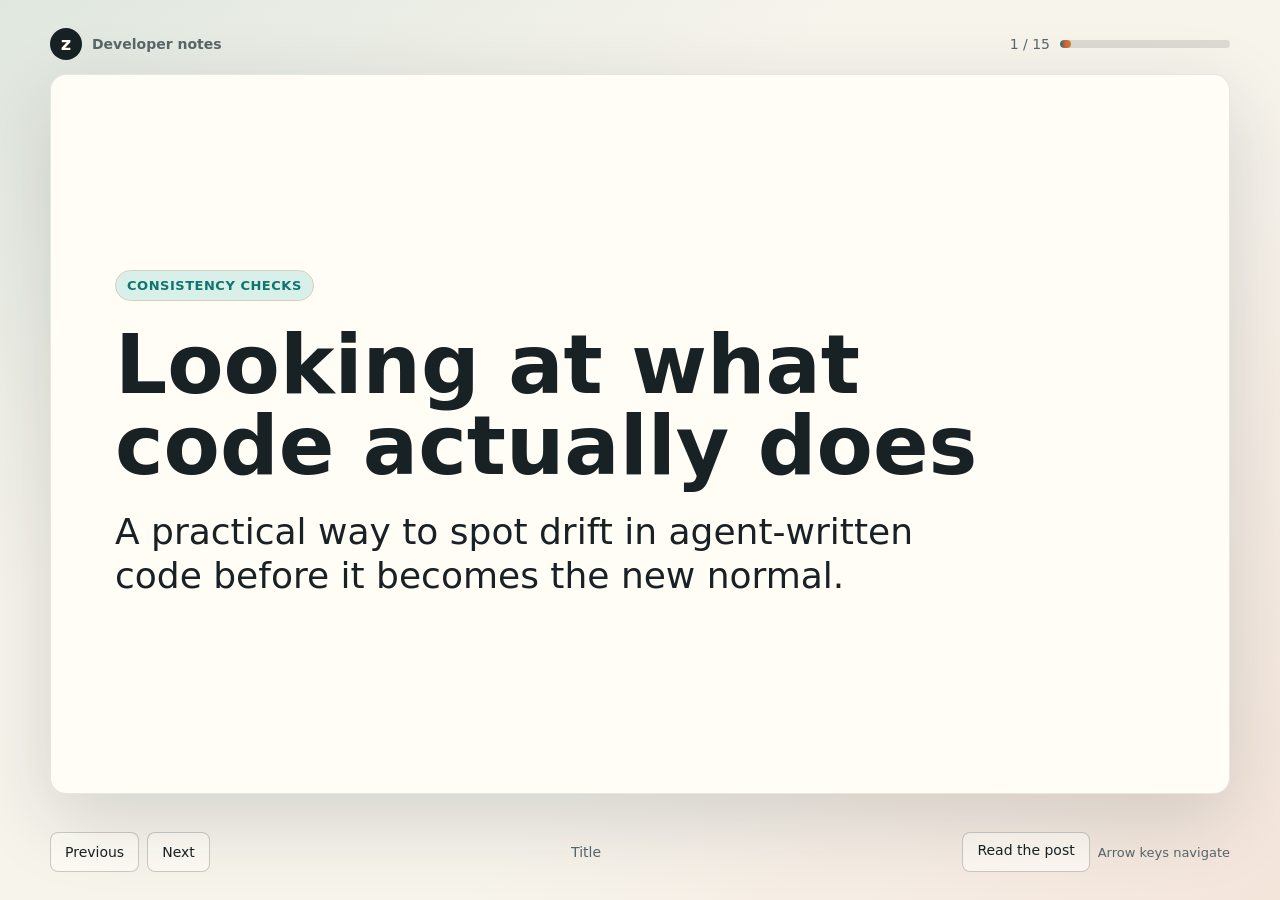
<file: site/consistency-checks/slides/index.html>
<!doctype html>
<html lang="en-AU">
<head>
  <meta charset="utf-8">
  <meta name="viewport" content="width=device-width, initial-scale=1">
  <title>Consistency checks for agent-written code</title>
  <meta name="description" content="A plain-English slide deck explaining exemplar-based consistency checks for software development teams.">
  <meta name="author" content="z3d">
  <style>
    :root {
      --ink: #182124;
      --muted: #59676b;
      --paper: #f7f4ec;
      --surface: #fffdf6;
      --line: #d8d0bf;
      --teal: #0f766e;
      --teal-soft: #d8efea;
      --coral: #d95f43;
      --coral-soft: #f6d9cf;
      --gold: #c48a17;
      --gold-soft: #f3e5bf;
      --blue: #365b9d;
      --blue-soft: #dae3f6;
      --green: #4b7f52;
      --shadow: 0 24px 80px rgba(24, 33, 36, 0.16);
      --radius: 8px;
      font-family: Inter, ui-sans-serif, system-ui, -apple-system, BlinkMacSystemFont, "Segoe UI", sans-serif;
    }

    * {
      box-sizing: border-box;
    }

    body {
      margin: 0;
      min-height: 100vh;
      color: var(--ink);
      background:
        linear-gradient(145deg, rgba(15, 118, 110, 0.10), transparent 34%),
        linear-gradient(315deg, rgba(217, 95, 67, 0.10), transparent 38%),
        var(--paper);
      overflow: hidden;
    }

    .deck {
      min-height: 100vh;
      display: grid;
      grid-template-rows: auto 1fr auto;
      padding: clamp(16px, 2.2vw, 28px);
      gap: 14px;
    }

    .topbar,
    .controls {
      width: min(1180px, 100%);
      margin: 0 auto;
      display: flex;
      align-items: center;
      justify-content: space-between;
      gap: 16px;
      color: var(--muted);
      font-size: 14px;
    }

    .brand {
      display: inline-flex;
      align-items: center;
      gap: 10px;
      color: var(--ink);
      text-decoration: none;
      font-weight: 800;
      letter-spacing: 0;
    }

    .brand-mark {
      display: grid;
      place-items: center;
      width: 32px;
      height: 32px;
      border-radius: 50%;
      color: var(--surface);
      background: var(--ink);
      font-size: 18px;
      line-height: 1;
    }

    .topbar a {
      color: inherit;
      text-decoration: none;
    }

    .topbar a:hover,
    .topbar a:focus-visible {
      color: var(--teal);
      outline: none;
    }

    .progress {
      display: flex;
      align-items: center;
      gap: 10px;
      min-width: 220px;
    }

    .progress-track {
      width: 170px;
      height: 8px;
      border-radius: 999px;
      background: rgba(24, 33, 36, 0.12);
      overflow: hidden;
    }

    .progress-fill {
      width: 0%;
      height: 100%;
      border-radius: inherit;
      background: linear-gradient(90deg, var(--teal), var(--coral), var(--gold));
      transition: width 160ms ease;
    }

    .stage {
      position: relative;
      width: min(1180px, 100%);
      height: min(720px, calc(100vh - 148px));
      min-height: 540px;
      margin: 0 auto;
      border: 1px solid rgba(24, 33, 36, 0.10);
      border-radius: 16px;
      background: var(--surface);
      box-shadow: var(--shadow);
      overflow: hidden;
    }

    .slide {
      position: absolute;
      inset: 0;
      display: grid;
      align-content: center;
      gap: 24px;
      padding: clamp(34px, 5vw, 72px);
      opacity: 0;
      visibility: hidden;
      transform: translateX(24px);
      transition: opacity 180ms ease, transform 180ms ease, visibility 180ms ease;
    }

    .slide.active {
      opacity: 1;
      visibility: visible;
      transform: translateX(0);
    }

    .kicker {
      width: fit-content;
      padding: 7px 11px;
      border: 1px solid var(--line);
      border-radius: 999px;
      color: var(--teal);
      background: var(--teal-soft);
      font-size: 13px;
      font-weight: 800;
      letter-spacing: 0.04em;
      text-transform: uppercase;
    }

    h1,
    h2 {
      margin: 0;
      max-width: 940px;
      color: var(--ink);
      font-weight: 850;
      letter-spacing: 0;
      line-height: 0.98;
    }

    h1 {
      font-size: clamp(46px, 7vw, 82px);
    }

    h2 {
      font-size: clamp(34px, 5vw, 62px);
    }

    p {
      margin: 0;
      max-width: 860px;
      color: var(--muted);
      font-size: clamp(20px, 2.2vw, 28px);
      line-height: 1.34;
    }

    .lede {
      color: var(--ink);
      font-size: clamp(24px, 3vw, 36px);
      line-height: 1.22;
    }

    .small {
      font-size: clamp(16px, 1.5vw, 20px);
      line-height: 1.45;
    }

    .cols {
      display: grid;
      grid-template-columns: repeat(2, minmax(0, 1fr));
      gap: 20px;
      align-items: stretch;
    }

    .cols.three {
      grid-template-columns: repeat(3, minmax(0, 1fr));
    }

    .panel {
      border: 1px solid var(--line);
      border-radius: var(--radius);
      padding: 22px;
      background: #fffaf0;
    }

    .panel.teal {
      background: var(--teal-soft);
      border-color: rgba(15, 118, 110, 0.24);
    }

    .panel.coral {
      background: var(--coral-soft);
      border-color: rgba(217, 95, 67, 0.24);
    }

    .panel.blue {
      background: var(--blue-soft);
      border-color: rgba(54, 91, 157, 0.24);
    }

    .panel.gold {
      background: var(--gold-soft);
      border-color: rgba(196, 138, 23, 0.24);
    }

    .panel h3 {
      margin: 0 0 10px;
      color: var(--ink);
      font-size: clamp(20px, 2vw, 26px);
      line-height: 1.1;
      letter-spacing: 0;
    }

    .panel p,
    .panel li {
      color: #243033;
      font-size: clamp(16px, 1.55vw, 20px);
      line-height: 1.38;
    }

    ul,
    ol {
      margin: 0;
      padding-left: 22px;
    }

    li + li {
      margin-top: 8px;
    }

    .flow {
      display: grid;
      grid-template-columns: repeat(5, minmax(0, 1fr));
      gap: 10px;
      align-items: stretch;
    }

    .step {
      position: relative;
      min-height: 126px;
      padding: 18px;
      border: 1px solid var(--line);
      border-radius: var(--radius);
      background: #fffaf0;
    }

    .step strong {
      display: block;
      margin-bottom: 8px;
      color: var(--ink);
      font-size: 18px;
      line-height: 1.1;
    }

    .step span {
      color: var(--muted);
      font-size: 15px;
      line-height: 1.35;
    }

    .table {
      width: 100%;
      border-collapse: collapse;
      overflow: hidden;
      border: 1px solid var(--line);
      border-radius: var(--radius);
      font-size: clamp(15px, 1.5vw, 19px);
      background: #fffaf0;
    }

    .table th,
    .table td {
      padding: 14px 16px;
      border-bottom: 1px solid var(--line);
      text-align: left;
      vertical-align: top;
    }

    .table th {
      color: var(--ink);
      background: #eee6d3;
      font-weight: 800;
    }

    .table tr:last-child td {
      border-bottom: 0;
    }

    code {
      padding: 2px 6px;
      border-radius: 5px;
      color: #142326;
      background: rgba(24, 33, 36, 0.08);
      font-family: "SFMono-Regular", Consolas, "Liberation Mono", monospace;
      font-size: 0.86em;
    }

    .metric-strip {
      display: grid;
      grid-template-columns: repeat(3, minmax(0, 1fr));
      gap: 14px;
    }

    .metric {
      padding: 20px;
      border-radius: var(--radius);
      color: var(--ink);
      background: var(--blue-soft);
      border: 1px solid rgba(54, 91, 157, 0.25);
    }

    .metric:nth-child(2) {
      background: var(--teal-soft);
      border-color: rgba(15, 118, 110, 0.25);
    }

    .metric:nth-child(3) {
      background: var(--gold-soft);
      border-color: rgba(196, 138, 23, 0.25);
    }

    .metric b {
      display: block;
      margin-bottom: 6px;
      font-size: clamp(32px, 4vw, 52px);
      line-height: 1;
    }

    .metric span {
      color: #243033;
      font-size: clamp(15px, 1.45vw, 19px);
      line-height: 1.3;
    }

    .compare {
      display: grid;
      grid-template-columns: 1fr auto 1fr;
      gap: 16px;
      align-items: center;
    }

    .versus {
      display: grid;
      place-items: center;
      width: 52px;
      height: 52px;
      border-radius: 50%;
      color: var(--surface);
      background: var(--ink);
      font-weight: 800;
    }

    .quote {
      padding-left: 20px;
      border-left: 5px solid var(--coral);
      color: var(--ink);
      font-size: clamp(22px, 2.6vw, 34px);
      line-height: 1.24;
    }

    .controls button,
    .controls a {
      min-height: 40px;
      padding: 9px 14px;
      border: 1px solid rgba(24, 33, 36, 0.22);
      border-radius: var(--radius);
      color: var(--ink);
      background: rgba(255, 253, 246, 0.76);
      text-decoration: none;
      font: inherit;
      cursor: pointer;
    }

    .controls button:hover,
    .controls button:focus-visible,
    .controls a:hover,
    .controls a:focus-visible {
      border-color: var(--teal);
      outline: 2px solid rgba(15, 118, 110, 0.18);
      outline-offset: 2px;
    }

    .control-group {
      display: flex;
      gap: 8px;
      align-items: center;
    }

    .hint {
      color: var(--muted);
      font-size: 13px;
    }

    .footer-title {
      min-width: 0;
      overflow: hidden;
      text-overflow: ellipsis;
      white-space: nowrap;
    }

    @media (max-width: 840px) {
      body {
        overflow: auto;
      }

      .deck {
        min-height: auto;
      }

      .topbar,
      .controls {
        align-items: flex-start;
      }

      .topbar {
        flex-direction: column;
      }

      .progress {
        width: 100%;
      }

      .progress-track {
        flex: 1;
        width: auto;
      }

      .stage {
        height: auto;
        min-height: 0;
        overflow: visible;
      }

      .slide,
      .slide.active {
        position: relative;
        display: none;
        min-height: calc(100vh - 170px);
        transform: none;
      }

      .slide.active {
        display: grid;
      }

      .cols,
      .cols.three,
      .flow,
      .metric-strip,
      .compare {
        grid-template-columns: 1fr;
      }

      .versus {
        width: auto;
        height: auto;
        padding: 8px 12px;
        border-radius: var(--radius);
      }

      .controls {
        flex-wrap: wrap;
      }

      .hint {
        display: none;
      }
    }

    @media print {
      body {
        overflow: visible;
        background: #fff;
      }

      .deck {
        padding: 0;
      }

      .topbar,
      .controls {
        display: none;
      }

      .stage {
        width: auto;
        height: auto;
        box-shadow: none;
        border: 0;
      }

      .slide {
        position: relative;
        page-break-after: always;
        opacity: 1;
        visibility: visible;
        transform: none;
        min-height: 100vh;
      }
    }
  </style>
</head>
<body>
  <div class="deck">
    <header class="topbar">
      <a class="brand" href="../../" aria-label="Developer notes home">
        <span class="brand-mark" aria-hidden="true">z</span>
        <span>Developer notes</span>
      </a>
      <div class="progress" aria-label="Slide progress">
        <span id="slide-count">1 / 15</span>
        <div class="progress-track" aria-hidden="true">
          <div class="progress-fill" id="progress-fill"></div>
        </div>
      </div>
    </header>

    <main class="stage" aria-live="polite">
      <section class="slide active" data-title="Title">
        <span class="kicker">Consistency checks</span>
        <h1>Looking at what code actually does</h1>
        <p class="lede">
          A practical way to spot drift in agent-written code before it becomes the new normal.
        </p>
      </section>

      <section class="slide" data-title="The Problem">
        <span class="kicker">The problem</span>
        <h2>Generated code can be locally fine and collectively tiring</h2>
        <p>
          Each file can compile, pass tests, and answer the ticket. The pain appears later, when neighbouring files no longer agree on the shape of the work.
        </p>
        <div class="cols three">
          <div class="panel coral">
            <h3>One handler validates first</h3>
            <p>Another loads first. Both might be defensible. Together, they make the next change slower.</p>
          </div>
          <div class="panel teal">
            <h3>One query caches a list</h3>
            <p>The sibling query doesn't. Nobody wrote the rule down, so the difference slips through.</p>
          </div>
          <div class="panel blue">
            <h3>One config hides a class</h3>
            <p>Every other EF configuration has one file per class. The exception sits there quietly.</p>
          </div>
        </div>
      </section>

      <section class="slide" data-title="The Plain Claim">
        <span class="kicker">Plain claim</span>
        <h2>Think of it as a nudge in review</h2>
        <p>
          Pick a family of similar files, pin a few examples of the intended shape, inspect the rest, and tell reviewers which files look unlike their peers.
        </p>
        <div class="quote">
          A score gets you in the neighbourhood. The useful part is the explanation: seven dependencies, no entity loads, and the only try/catch in the cohort.
        </div>
      </section>

      <section class="slide" data-title="Cohorts">
        <span class="kicker">Cohorts first</span>
        <h2>Compare like with like</h2>
        <p>
          The measurement only makes sense inside a cohort: command handlers with command handlers, query handlers with query handlers, EF configurations with EF configurations.
        </p>
        <div class="metric-strip">
          <div class="metric">
            <b>34</b>
            <span>command handlers in the case-study cohort</span>
          </div>
          <div class="metric">
            <b>20</b>
            <span>query handlers, split across by-id, list, and paginated-list shapes</span>
          </div>
          <div class="metric">
            <b>26</b>
            <span>EF configurations, measured by fluent API shape</span>
          </div>
        </div>
      </section>

      <section class="slide" data-title="Exemplars">
        <span class="kicker">Reference point</span>
        <h2>Pin exemplars before measuring the rest</h2>
        <div class="compare">
          <div class="panel coral">
            <h3>Current average</h3>
            <p>The average can already contain drift. Once a bad pattern is in the reference, the next bad pattern starts to look ordinary.</p>
          </div>
          <div class="versus">or</div>
          <div class="panel teal">
            <h3>Pinned exemplars</h3>
            <p>A small set of files the team would defend as the intended shape, with written justification for each one.</p>
          </div>
        </div>
      </section>

      <section class="slide" data-title="Structural Fingerprint">
        <span class="kicker">Structural fingerprint</span>
        <h2>A fingerprint is a row of boring facts</h2>
        <p>
          The fingerprint is an inventory. It extracts small, concrete facts that describe the file's shape.
        </p>
        <table class="table" aria-label="Example structural fingerprint">
          <thead>
            <tr>
              <th>Feature</th>
              <th>What it roughly tells us</th>
              <th>Example value</th>
            </tr>
          </thead>
          <tbody>
            <tr>
              <td><code>IlByteSize</code></td>
              <td>Compiled complexity proxy, separate from source line count</td>
              <td>1,842</td>
            </tr>
            <tr>
              <td><code>ConstructorDependencyCount</code></td>
              <td>How much the handler pulls in to do its work</td>
              <td>3</td>
            </tr>
            <tr>
              <td><code>HasTryCatch</code></td>
              <td>Whether it has rare explicit error-handling shape</td>
              <td>false</td>
            </tr>
            <tr>
              <td><code>EntityLoadCount</code></td>
              <td>How much existing state it reads before acting</td>
              <td>2</td>
            </tr>
          </tbody>
        </table>
      </section>

      <section class="slide" data-title="How It Runs">
        <span class="kicker">How it runs</span>
        <h2>The pipeline is deliberately mechanical</h2>
        <div class="flow" aria-label="Consistency check pipeline">
          <div class="step">
            <strong>Find peers</strong>
            <span>Discover the files in one cohort.</span>
          </div>
          <div class="step">
            <strong>Pin examples</strong>
            <span>Use the written exemplar list as the reference.</span>
          </div>
          <div class="step">
            <strong>Inspect code</strong>
            <span>Reflect over compiled types and source metadata.</span>
          </div>
          <div class="step">
            <strong>Normalise</strong>
            <span>Put counts and booleans on comparable scales.</span>
          </div>
          <div class="step">
            <strong>Explain</strong>
            <span>Show the features that drove the difference.</span>
          </div>
        </div>
      </section>

      <section class="slide" data-title="Normalisation">
        <span class="kicker">Important lesson</span>
        <h2>Normalise first or the biggest file wins</h2>
        <p>
          The first command-handler run put byte-size next to booleans. Unsurprisingly, <code>IlByteSize</code> explained almost everything.
        </p>
        <div class="cols">
          <div class="panel coral">
            <h3>Before</h3>
            <p><code>IlByteSize</code> contributed 98.5% of the distance score. The report had quietly become a large-file sorter.</p>
          </div>
          <div class="panel teal">
            <h3>After</h3>
            <p>Feature contributions spread across entity-load count, byte size, try/catch, and dependency count. The result became a shape report.</p>
          </div>
        </div>
      </section>

      <section class="slide" data-title="The Other Layers">
        <span class="kicker">Supporting layers</span>
        <h2>Shingles and source tokens are supporting signals</h2>
        <p>
          The structural fingerprint did most of the useful work. The other layers helped at the margins, and their limits matter.
        </p>
        <div class="cols">
          <div class="panel blue">
            <h3>IL shingles</h3>
            <p>Compare short opcode sequences. They are a cheap second opinion for compiled skeleton shape, and often move with the structural score.</p>
          </div>
          <div class="panel gold">
            <h3>Source-token similarity</h3>
            <p>Compare local vocabulary from names, strings, type references, and metadata. Useful for hunches. Weak evidence for intent.</p>
          </div>
        </div>
      </section>

      <section class="slide" data-title="What The Tests Protect">
        <span class="kicker">Tests as governance</span>
        <h2>The tests protect the measuring instrument</h2>
        <p>
          These tests keep the report honest and stop it drifting into policy by accident. Unusual files still go to a person.
        </p>
        <div class="cols">
          <div class="panel teal">
            <h3>Exemplar governance</h3>
            <ul>
              <li>Every exemplar resolves to a real file.</li>
              <li>Every exemplar has a written justification.</li>
              <li>The centroid stays anchored to exemplars.</li>
            </ul>
          </div>
          <div class="panel coral">
            <h3>Advisory boundary</h3>
            <ul>
              <li>Hard "distance &lt; 5.0" merge gates stay out.</li>
              <li>Known recurring findings graduate to convention tests.</li>
              <li>Distance remains a prompt for human review.</li>
            </ul>
          </div>
        </div>
      </section>

      <section class="slide" data-title="What Became Rules">
        <span class="kicker">From signal to rule</span>
        <h2>The best findings stop being scores</h2>
        <p>
          When the same signal fires for a clear reason, the right move is to make a deterministic convention test and retire the guesswork.
        </p>
        <div class="cols three">
          <div class="panel teal">
            <h3>Inline DTO construction</h3>
            <p>Found through review of source-token outliers, then enforced as <code>CommandHandlers_MustNotConstructMappedDtosInline</code>.</p>
          </div>
          <div class="panel blue">
            <h3>List-query caching</h3>
            <p>Started as an advisory concern. Became a convention test once the invalidation risk was clear.</p>
          </div>
          <div class="panel gold">
            <h3>One EF config per file</h3>
            <p>A nested configuration was surfaced by exemplar discovery and split into its own file.</p>
          </div>
        </div>
      </section>

      <section class="slide" data-title="False Positives">
        <span class="kicker">Keep it modest</span>
        <h2>An outlier deserves a look</h2>
        <p>
          The report can flag legitimate complexity. The two SERIALIZABLE transaction handlers looked unusual because they were unusual. That helped us understand them, with no rewrite implied.
        </p>
        <div class="panel coral">
          <h3>The failure mode to avoid</h3>
          <p>A distance gate punishes the first good example of a new pattern and rewards the tenth copy of a bad one. Keep this in review output and away from merge blocking.</p>
        </div>
      </section>

      <section class="slide" data-title="Where It Fits">
        <span class="kicker">Where it fits</span>
        <h2>Put it between review instinct and hard convention tests</h2>
        <table class="table" aria-label="Where consistency checks fit">
          <thead>
            <tr>
              <th>Problem</th>
              <th>Best tool</th>
              <th>Why</th>
            </tr>
          </thead>
          <tbody>
            <tr>
              <td>Rule already known</td>
              <td>Convention test</td>
              <td>Deterministic yes or no</td>
            </tr>
            <tr>
              <td>File feels unlike its peers</td>
              <td>Consistency report</td>
              <td>Ranks attention and explains differences</td>
            </tr>
            <tr>
              <td>Business case is genuinely odd</td>
              <td>Human review note</td>
              <td>The code may be right because the domain is odd</td>
            </tr>
          </tbody>
        </table>
      </section>

      <section class="slide" data-title="What To Use">
        <span class="kicker">Practical verdict</span>
        <h2>Keep the boring parts. Question the fancy parts.</h2>
        <div class="cols">
          <div class="panel teal">
            <h3>Use this</h3>
            <ul>
              <li>Cohort-specific discovery.</li>
              <li>Pinned exemplars with reasons.</li>
              <li>Simple structural fingerprints.</li>
              <li>Per-feature divergence reports.</li>
              <li>Advisory output.</li>
            </ul>
          </div>
          <div class="panel coral">
            <h3>Treat carefully</h3>
            <ul>
              <li>Composite scores without explanations.</li>
              <li>Small exemplar sets pretending to be robust models.</li>
              <li>Vocabulary similarity dressed up as intent.</li>
              <li>Build failures based on distance alone.</li>
            </ul>
          </div>
        </div>
      </section>

      <section class="slide" data-title="Closing">
        <span class="kicker">Takeaway</span>
        <h2>The idea is useful because it is humble</h2>
        <p class="lede">
          Look at the code. Count the small facts. Compare it with chosen examples. Show reviewers where the shape has changed.
        </p>
        <p>
          The score gets attention. The conversation does the work.
        </p>
      </section>
    </main>

    <footer class="controls">
      <div class="control-group">
        <button type="button" id="prev">Previous</button>
        <button type="button" id="next">Next</button>
      </div>
      <div class="footer-title" id="footer-title">Title</div>
      <div class="control-group">
        <a href="../">Read the post</a>
        <span class="hint">Arrow keys navigate</span>
      </div>
    </footer>
  </div>

  <script>
    const slides = Array.from(document.querySelectorAll(".slide"));
    const count = document.getElementById("slide-count");
    const fill = document.getElementById("progress-fill");
    const title = document.getElementById("footer-title");
    const prev = document.getElementById("prev");
    const next = document.getElementById("next");

    let index = 0;

    function clampSlide(value) {
      return Math.max(0, Math.min(slides.length - 1, value));
    }

    function readHash() {
      const match = window.location.hash.match(/^#(\d+)$/);
      if (!match) return 0;
      return clampSlide(Number(match[1]) - 1);
    }

    function render(pushHash = true) {
      slides.forEach((slide, i) => {
        slide.classList.toggle("active", i === index);
        slide.setAttribute("aria-hidden", i === index ? "false" : "true");
      });
      count.textContent = `${index + 1} / ${slides.length}`;
      fill.style.width = `${((index + 1) / slides.length) * 100}%`;
      title.textContent = slides[index].dataset.title || "";
      prev.disabled = index === 0;
      next.disabled = index === slides.length - 1;
      document.title = `${slides[index].dataset.title || "Slide"} - Consistency checks`;
      if (pushHash) {
        history.replaceState(null, "", `#${index + 1}`);
      }
    }

    function go(delta) {
      const nextIndex = clampSlide(index + delta);
      if (nextIndex === index) return;
      index = nextIndex;
      render();
    }

    prev.addEventListener("click", () => go(-1));
    next.addEventListener("click", () => go(1));

    window.addEventListener("keydown", event => {
      if (event.key === "ArrowRight" || event.key === "PageDown" || event.key === " ") {
        event.preventDefault();
        go(1);
      }
      if (event.key === "ArrowLeft" || event.key === "PageUp") {
        event.preventDefault();
        go(-1);
      }
      if (event.key === "Home") {
        event.preventDefault();
        index = 0;
        render();
      }
      if (event.key === "End") {
        event.preventDefault();
        index = slides.length - 1;
        render();
      }
    });

    window.addEventListener("hashchange", () => {
      index = readHash();
      render(false);
    });

    index = readHash();
    render(false);
  </script>
</body>
</html>
</file>
<file: site/styles.css>
:root {
  color-scheme: light;
  --bg: #fbfaf6;
  --paper: #ffffff;
  --ink: #171b1f;
  --muted: #626a73;
  --line: #d8d2c4;
  --teal: #087f7a;
  --rust: #bd4b22;
  --soft-teal: #e4f7f4;
  --soft-rust: #fff1e7;
}

* {
  box-sizing: border-box;
}

html {
  background: var(--bg);
}

body {
  margin: 0;
  background: var(--bg);
  color: var(--ink);
  font-family: ui-sans-serif, system-ui, -apple-system, BlinkMacSystemFont, "Segoe UI", sans-serif;
  line-height: 1.62;
}

a {
  color: inherit;
  text-decoration-color: rgb(15 118 110 / 46%);
  text-decoration-thickness: 2px;
  text-underline-offset: 0.18em;
}

a:hover {
  color: var(--teal);
}

.site-header,
.site-footer {
  width: min(860px, calc(100% - 32px));
  margin: 0 auto;
}

.site-header {
  display: flex;
  align-items: center;
  justify-content: space-between;
  gap: 1rem;
  padding: 14px 0 12px;
  border-bottom: 1px solid var(--line);
}

.brand {
  display: inline-flex;
  align-items: center;
  gap: 0.75rem;
  color: var(--ink);
  font-weight: 760;
  text-decoration: none;
}

.brand-mark {
  display: grid;
  width: 22px;
  height: 22px;
  place-items: center;
  border: 1px solid var(--ink);
  border-radius: 4px;
  background: var(--paper);
  font-size: 0.82rem;
  line-height: 1;
}

.site-nav {
  display: flex;
  align-items: center;
  gap: 1rem;
  color: var(--muted);
  font-size: 0.9rem;
}

.site-nav a {
  text-decoration: none;
}

.home-shell {
  width: min(860px, calc(100% - 32px));
  margin: 0 auto;
  padding: 4.5rem 0 6rem;
}

.home-intro {
  max-width: 660px;
}

.eyebrow,
.post-meta {
  margin: 0 0 0.85rem;
  color: var(--rust);
  font-size: 0.78rem;
  font-weight: 850;
  letter-spacing: 0.12em;
  text-transform: uppercase;
}

.home-intro h1,
.article h1 {
  margin: 0;
  font-size: 2.6rem;
  font-weight: 780;
  line-height: 1.05;
  letter-spacing: 0;
}

.home-intro p:not(.eyebrow),
.dek {
  max-width: 62ch;
  margin: 1.2rem 0 0;
  color: var(--muted);
  font-size: 1.08rem;
}

.post-list {
  margin-top: 3.5rem;
  border-top: 1px solid var(--line);
}

.post-list-item {
  padding: 1.6rem 0;
  border-bottom: 1px solid var(--line);
}

.post-list-item h2 {
  max-width: 24ch;
  margin: 0;
  font-size: 1.45rem;
  line-height: 1.2;
  letter-spacing: 0;
}

.post-list-item h2 a {
  text-decoration: none;
}

.post-list-item p {
  max-width: 58ch;
  margin: 0.55rem 0 0;
  color: var(--muted);
  font-size: 0.98rem;
}

.read-link,
.back-link {
  display: inline-block;
  margin-top: 1rem;
  color: var(--teal);
  font-weight: 850;
}

.back-link {
  margin: 0 0 2rem;
}

.article-shell {
  width: min(820px, calc(100% - 32px));
  margin: 0 auto;
  padding: 2.4rem 0 5rem;
}

.article {
  padding: 0;
}

.article-header {
  margin-bottom: 1.8rem;
}

.article h1 {
  max-width: 16ch;
  font-size: clamp(2.1rem, 5vw, 3.4rem);
  line-height: 1.08;
}

.article h2 {
  margin: 2.5rem 0 0.75rem;
  font-size: 1.65rem;
  line-height: 1.2;
  letter-spacing: 0;
}

.article h3 {
  margin: 1.8rem 0 0.5rem;
  font-size: 1.22rem;
  line-height: 1.25;
}

.article p,
.article li {
  font-size: 1.04rem;
}

.article p,
.article ul,
.article ol,
.article blockquote,
.article pre {
  max-width: 68ch;
}

.byline {
  margin: 0.7rem 0 0;
  color: var(--muted);
  font-size: 0.95rem;
  font-weight: 750;
}

.source-note {
  margin-top: 2.5rem;
  padding-top: 1.4rem;
  border-top: 1px solid var(--line);
  color: var(--muted);
  font-size: 0.96rem;
}

.article blockquote {
  margin: 1.8rem 0;
  padding: 1rem 1.2rem;
  border-left: 6px solid var(--rust);
  background: var(--soft-rust);
  color: #59200f;
  font-size: 1.12rem;
  font-weight: 750;
}

.article code {
  padding: 0.08rem 0.25rem;
  border-radius: 4px;
  background: var(--soft-teal);
  color: #064e48;
  font-family: ui-monospace, "SFMono-Regular", Consolas, monospace;
  font-size: 0.92em;
}

.article pre {
  overflow-x: auto;
  padding: 1rem;
  border-radius: 8px;
  background: #15212c;
  color: #ecfeff;
}

.article pre code {
  padding: 0;
  background: transparent;
  color: inherit;
}

.redirect-page {
  width: min(680px, calc(100% - 32px));
  margin: 0 auto;
  padding: 4rem 0;
}

.redirect-page h1 {
  margin: 0 0 1rem;
  font-size: 2rem;
  line-height: 1.2;
}

.site-footer {
  display: flex;
  align-items: center;
  justify-content: space-between;
  gap: 1rem;
  padding: 32px 0 44px;
  border-top: 1px solid var(--line);
  color: var(--muted);
  font-size: 0.92rem;
}

@media (max-width: 820px) {
  .site-header,
  .site-footer {
    align-items: flex-start;
    flex-direction: column;
  }

  .home-shell {
    padding: 3.5rem 0 5rem;
  }

  .article h1 {
    font-size: 2.65rem;
  }
}

@media (max-width: 520px) {
  .site-header,
  .site-footer,
  .home-shell,
  .article-shell,
  .redirect-page {
    width: min(100% - 24px, 1120px);
  }

  .home-intro h1 {
    font-size: 2.2rem;
  }

  .home-intro p:not(.eyebrow),
  .dek {
    font-size: 1.05rem;
  }

  .post-list-item h2 {
    font-size: 1.28rem;
  }

  .article h1 {
    font-size: 2.2rem;
  }
}
</file>
